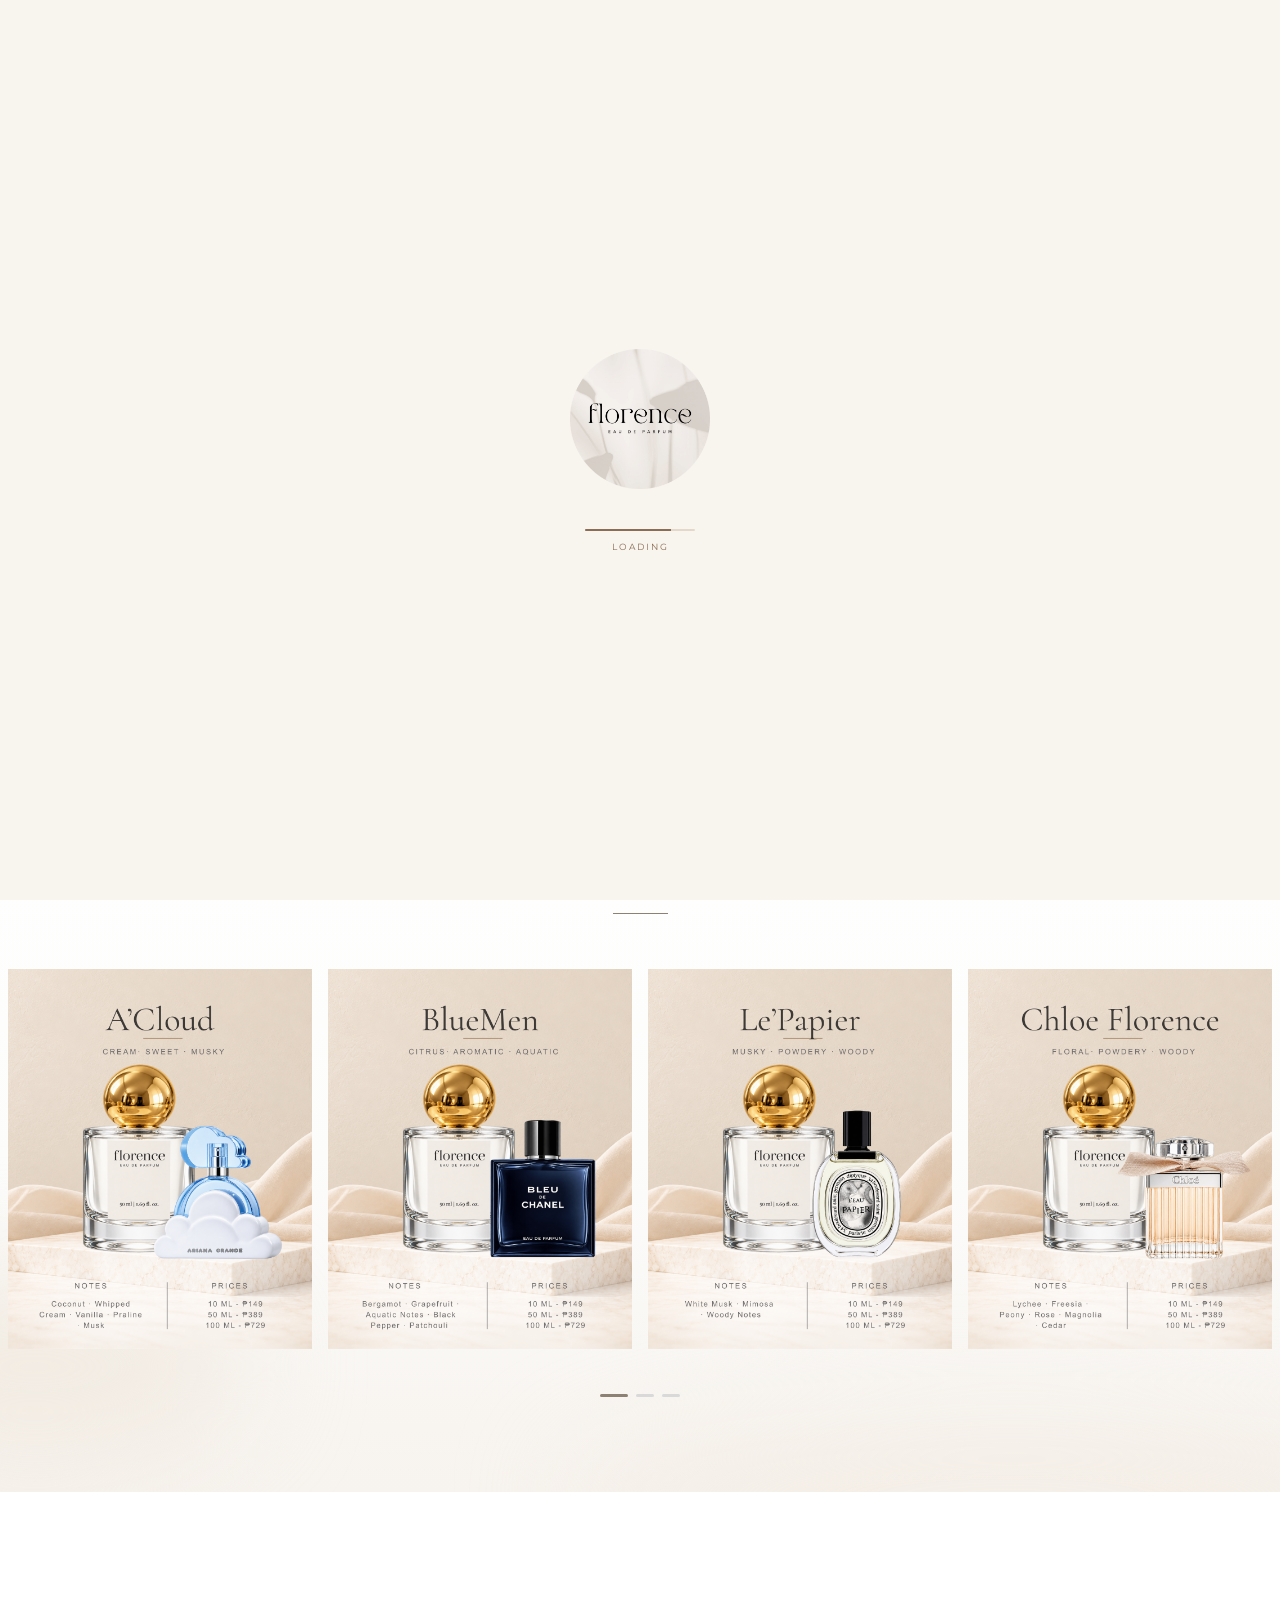
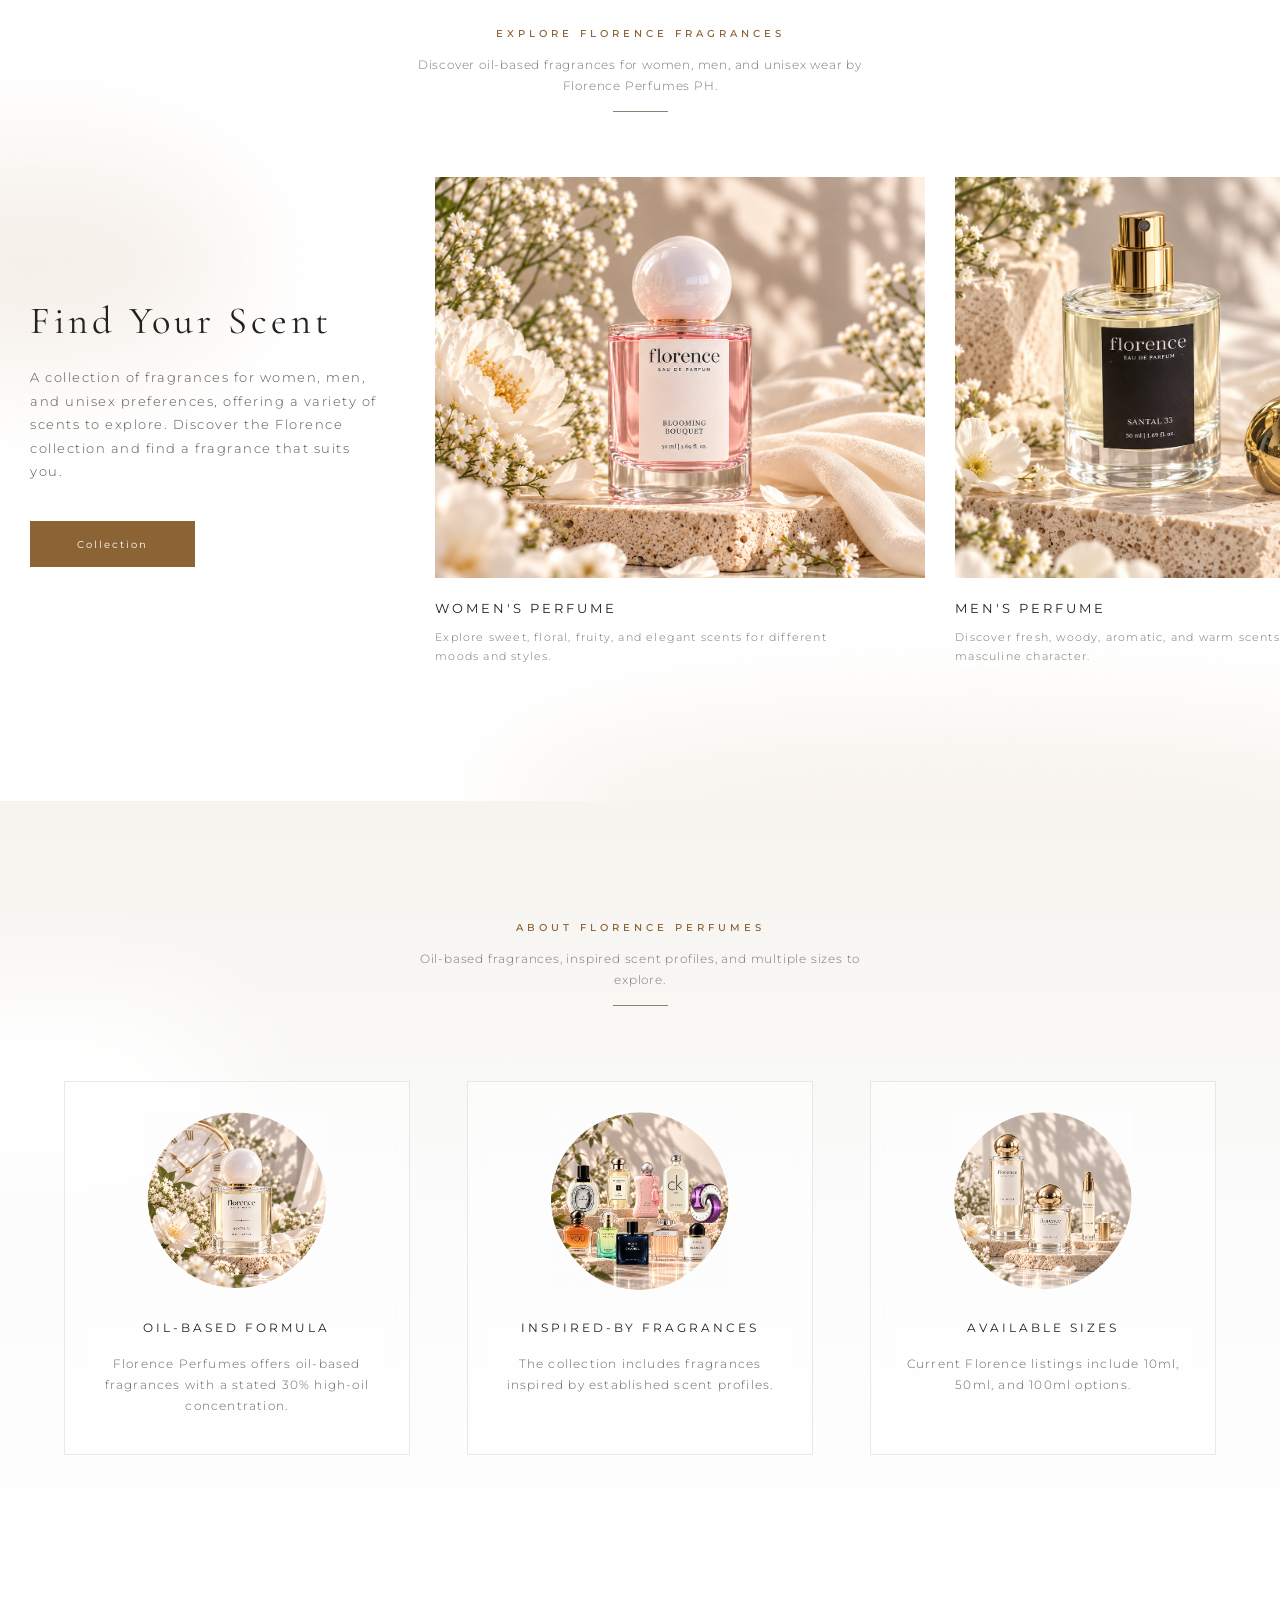
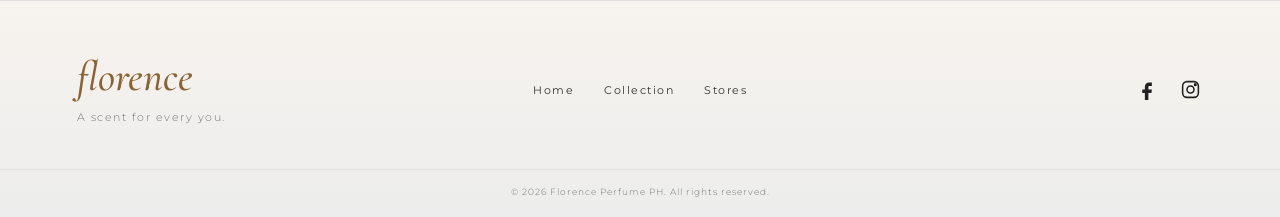
<file: index.html>
<!DOCTYPE html>

<html lang="en">

<head>

    <meta charset="UTF-8">

    <meta name="viewport" content="width=device-width, initial-scale=1.0">

    <title>Florence Perfume PH</title>


    <!-- Google Fonts -->

    <link rel="preconnect" href="https://fonts.googleapis.com">

    <link rel="preconnect" href="https://fonts.gstatic.com" crossorigin>

    <link
        href="https://fonts.googleapis.com/css2?family=Cormorant+Garamond:wght@400;500&family=Montserrat:wght@300;400;500&display=swap"
        rel="stylesheet"
    >

    <!-- Main CSS -->

    <link rel="stylesheet" href="CSS/navigation.css">

    <link rel="stylesheet" href="CSS/footer.css">

    <link rel="stylesheet" href="CSS/style.css">


</head>

    <body>

        <!-- SPLASH SCREEN -->
        <div id="splash-screen">
            <div class="splash-content">

                <img src="images/logo.png" alt="Florence Perfumes PH Logo">

                <div class="loading-bar">
                    <div class="loading-progress"></div>
                </div>

                <p class="loading-text">LOADING</p>

            </div>
        </div>

        <!-- NAVIGATION BAR -->
        <!-- Contains the search, logo, social media, and main navigation. -->

        <header class="navbar">

            <div class="nav-top">

                
                <!-- SEARCH -->

                <button
                    class="nav-search"
                    id="searchButton"
                    aria-label="Search"
                    type="button"
                >

                    <svg viewBox="0 0 24 24" aria-hidden="true">

                        <circle cx="10.5" cy="10.5" r="6.5"></circle>

                        <line x1="15.5" y1="15.5" x2="21" y2="21"></line>

                    </svg>

                </button>

                <div class="search-box" id="searchBox">

                    <input
                        type="text"
                        id="searchInput"
                        placeholder="Search fragrances..."
                        autocomplete="off"
                    >

                </div>


                <!-- LOGO -->

                <div class="logo">

                    florence

                </div>


                <!-- SOCIAL MEDIA -->

                <!-- FACEBOOK -->
                <div class="nav-socials">

                    <a
                        href="https://www.facebook.com/share/1DfZagzYTm/?mibextid=wwXIfr"
                        aria-label="Facebook"
                        target="_blank"
                        rel="noopener noreferrer"
                    >

                        <svg viewBox="0 0 24 24">

                            <path
                                d="M14 8h3V4h-3c-3.3 0-5 2-5 5v3H6v4h3v8h4v-8h3.5l.5-4H13V9c0-.7.3-1 1-1z"
                            ></path>

                        </svg>

                    </a>

                <!-- INSTAGRAM -->
                    <a
                        href="https://www.instagram.com/florenceperfumes.ph?stkn=b3QwMWhmd2N6M2Qy"
                        aria-label="Instagram"
                        target="_blank"
                        rel="noopener noreferrer"
                    >

                        <svg viewBox="0 0 24 24">

                            <rect
                                x="3"
                                y="3"
                                width="18"
                                height="18"
                                rx="5"
                                ry="5"
                            ></rect>

                            <circle
                                cx="12"
                                cy="12"
                                r="4"
                            ></circle>

                            <circle
                                cx="17.5"
                                cy="6.5"
                                r="1"
                            ></circle>

                        </svg>

                    </a>

                </div>

            </div>


            <!-- NAVIGATION LINKS -->

            <nav class="nav-menu">

                <a href="index.html" class="nav-link active">

                    Home

                </a>


                <a href="collection.html" class="nav-link">

                    Collection

                </a>


                <a href="delivery.html" class="nav-link">

                    Stores

                </a>

            </nav>

        </header>





        <!-- HOME CONTENT -->

        <main>

            <section class="hero">

                <!-- HERO IMAGE -->
                <!-- Displays the main Florence Perfume banner. -->

                <img
                    src="images/hero/hero-banner.png"
                    alt="Florence Perfume"
                    class="hero-image"
                >

            </section>





            <!-- BEST SELLER -->

            <section class="best-seller section">

                <!-- TITLE -->

                <div class="section-title best-seller-title">

                    <p class="section-eyebrow">

                        FEATURED FLORENCE SCENTS

                    </p>

                <!-- DESCRIPTION -->                
                    <p class="section-subtitle">

                        Explore selected fragrances from Florence Perfumes PH.

                    </p>

                    <div class="title-line"></div>

                </div>


                <!-- CAROUSEL -->

                <div class="best-seller-carousel">

                    <div class="best-seller-viewport">

                        <div
                            class="best-seller-track"
                            id="bestSellerTrack"
                        >

                            <!-- 01 -->

                            <div class="best-seller-item">

                                <img
                                    src="images/best-seller/A'Cloud.png"
                                    alt="A Cloud"
                                >

                            </div>

                            <!-- 02 -->

                            <div class="best-seller-item">

                                <img
                                    src="images/best-seller/BlueMen.png"
                                    alt="Blue Men"
                                >

                            </div>

                            <!-- 03 -->

                            <div class="best-seller-item">

                                <img
                                    src="images/best-seller/LePapier.png"
                                    alt="Le Papier"
                                >

                            </div>

                            <!-- 04 -->

                            <div class="best-seller-item">

                                <img
                                    src="images/best-seller/ChloeFlorence.png"
                                    alt="ChloeFlorence"
                                >

                            </div>

                            <!-- 05 -->

                            <div class="best-seller-item">

                                <img
                                    src="images/best-seller/WoodSages.png"
                                    alt="Wood Sages"
                                >

                            </div>

                            <!-- 06 -->

                            <div class="best-seller-item">

                                <img
                                    src="images/best-seller/VeryGoodGirlDay.png"
                                    alt="Very Good Girl Day"
                                >

                            </div>

                        </div>

                    </div>

                </div>


                <!-- CAROUSEL INDICATORS -->

                <div
                    class="carousel-dots"
                    id="bestSellerDots"
                >

                    <span class="dot active"></span>

                    <span class="dot"></span>

                    <span class="dot"></span>

                </div>

            </section>





            <!-- COLLECTION -->

            <section
                class="collection section"
                id="collection"
            >

                <!-- TITLE -->

                <div class="section-title collection-title">

                    <p class="section-eyebrow">

                        EXPLORE FLORENCE FRAGRANCES

                    </p>

                <!-- DESCRIPTION -->
                    <p class="section-subtitle">

                        Discover oil-based fragrances for women, men, and unisex wear by Florence Perfumes PH.

                    </p>

                    <div class="title-line"></div>

                </div>


                <!-- CONTENT -->

                <div class="collection-layout">

                    <!-- LEFT: INTRODUCTION -->

                    <div class="collection-introduction">

                        <h3>

                            Find Your Scent

                        </h3>

                        <p>

                            A collection of fragrances for women, men, and unisex preferences,
                            offering a variety of scents to explore. Discover the Florence
                            collection and find a fragrance that suits you.

                        </p>

                        <a
                            href="collection.html"
                            class="discover-button"
                        >

                            Collection

                        </a>

                    </div>


                    <!-- RIGHT: COLLECTION CAROUSEL -->

                    <div class="collection-carousel">

                        <div class="collection-viewport">

                            <div
                                class="collection-track"
                                id="collectionTrack"
                            >

                                <!-- WOMEN -->

                                <article class="collection-card">

                                    <img
                                        src="images/collection/collection-women.png"
                                        alt="Women's Perfume"
                                    >

                                    <h4>

                                        WOMEN'S PERFUME

                                    </h4>

                                    <p>

                                        Explore sweet, floral, fruity, and elegant
                                        scents for different moods and styles.

                                    </p>

                                </article>

                                <!-- MEN -->

                                <article class="collection-card">

                                    <img
                                        src="images/collection/collection-men.png"
                                        alt="Men's Perfume"
                                    >

                                    <h4>

                                        MEN'S PERFUME

                                    </h4>

                                    <p>

                                        Discover fresh, woody, aromatic, and warm
                                        scents with a more masculine character.

                                    </p>

                                </article>

                                <!-- UNISEX -->

                                <article class="collection-card">

                                    <img
                                        src="images/collection/collection-unisex.png"
                                        alt="Unisex Perfume"
                                    >

                                    <h4>

                                        UNISEX PERFUME

                                    </h4>

                                    <p>

                                        Enjoy fresh, clean, sweet, and woody scents
                                        that can be worn by both women and men.

                                    </p>

                                </article>

                            </div>

                        </div>

                    </div>

                </div>

            </section>





            <!-- ABOUT FRAGRANCE -->

            <section class="more-than-fragrance section">


                <!-- TITLE -->

                <div class="section-title fragrance-title">

                    <p class="section-eyebrow">

                        ABOUT FLORENCE PERFUMES

                    </p>

                <!-- DESCRIPTION -->

                    <p class="section-subtitle">

                        Oil-based fragrances, inspired scent profiles, and multiple sizes to explore.

                    </p>

                    <div class="title-line"></div>

                </div>

                <div class="features-container">

                    <!-- LEFT COLUMN -->

                    <div class="features-left">

                        <!-- FEATURE 1 -->

                        <article class="feature">

                            <div class="feature-image">

                                <img
                                    src="images/features/high-oil-concentration.png"
                                    alt="High Oil Concentration"
                                >

                            </div>

                            <h3>OIL-BASED FORMULA</h3>

                            <p>

                                Florence Perfumes offers oil-based fragrances with a stated 30% high-oil concentration.

                            </p>

                        </article>


                        <!-- FEATURE 2 -->

                        <article class="feature">

                            <div class="feature-image">

                                <img
                                    src="images/features/long-lasting-fragrance.png"
                                    alt="Inspired Fragrances"
                                >

                            </div>

                            <h3>INSPIRED-BY FRAGRANCES</h3>

                            <p>

                                The collection includes fragrances inspired by established scent profiles.

                            </p>

                        </article>

                    </div>


                    <!-- RIGHT COLUMN -->

                    <article class="feature feature-large">

                        <div class="feature-image">

                            <img
                                src="images/features/premium-glass-bottles.png"
                                alt="Available Sizes"
                            >

                        </div>

                        <h3>AVAILABLE SIZES</h3>

                        <p>

                            Current Florence listings include 10ml, 50ml, and 100ml options.

                        </p>

                    </article>

                </div>

            </section>

        </main>





        <!-- FOOTER -->

        <footer class="footer">

            <div class="footer-container">

                <!-- BRAND -->

                <div class="footer-brand">

                    <div class="footer-logo">

                        florence

                    </div>

                    <p class="footer-tagline">

                        A scent for every you.

                    </p>

                </div>


                <!-- FOOTER NAVIGATION -->

                <nav class="footer-nav">

                    <a href="index.html">

                        Home

                    </a>

                    <a href="collection.html">

                        Collection

                    </a>

                    <a href="delivery.html">

                        Stores

                    </a>

                </nav>


                <!-- SOCIAL MEDIA -->

                <div class="footer-socials">

                <!-- FACEBOOK -->

                    <a
                        href="https://www.facebook.com/share/1DfZagzYTm/?mibextid=wwXIfr"
                        aria-label="Facebook"
                    >

                        <svg viewBox="0 0 24 24">

                            <path
                                d="M14 8h3V4h-3c-3.3 0-5 2-5 5v3H6v4h3v8h4v-8h3.5l.5-4H13V9c0-.7.3-1 1-1z"
                                fill="currentColor"
                            />

                        </svg>

                    </a>


                <!-- INSTAGRAM -->

                    <a
                        href="https://www.instagram.com/florenceperfumes.ph?stkn=b3QwMWhmd2N6M2Qy"
                        aria-label="Instagram"
                    >

                        <svg viewBox="0 0 24 24">

                            <rect
                                x="3"
                                y="3"
                                width="18"
                                height="18"
                                rx="5"
                                fill="none"
                                stroke="currentColor"
                                stroke-width="1.8"
                            />

                            <circle
                                cx="12"
                                cy="12"
                                r="4"
                                fill="none"
                                stroke="currentColor"
                                stroke-width="1.8"
                            />

                            <circle
                                cx="17.5"
                                cy="6.5"
                                r="1"
                                fill="currentColor"
                            />

                        </svg>

                    </a>

                </div>

            </div>


            <!-- COPYRIGHT -->

            <div class="footer-bottom">

                <p>

                    © 2026 Florence Perfume PH. All rights reserved.

                </p>

            </div>

        </footer>



        <script src="js/main.js"></script>

    </body>

</html>
</file>
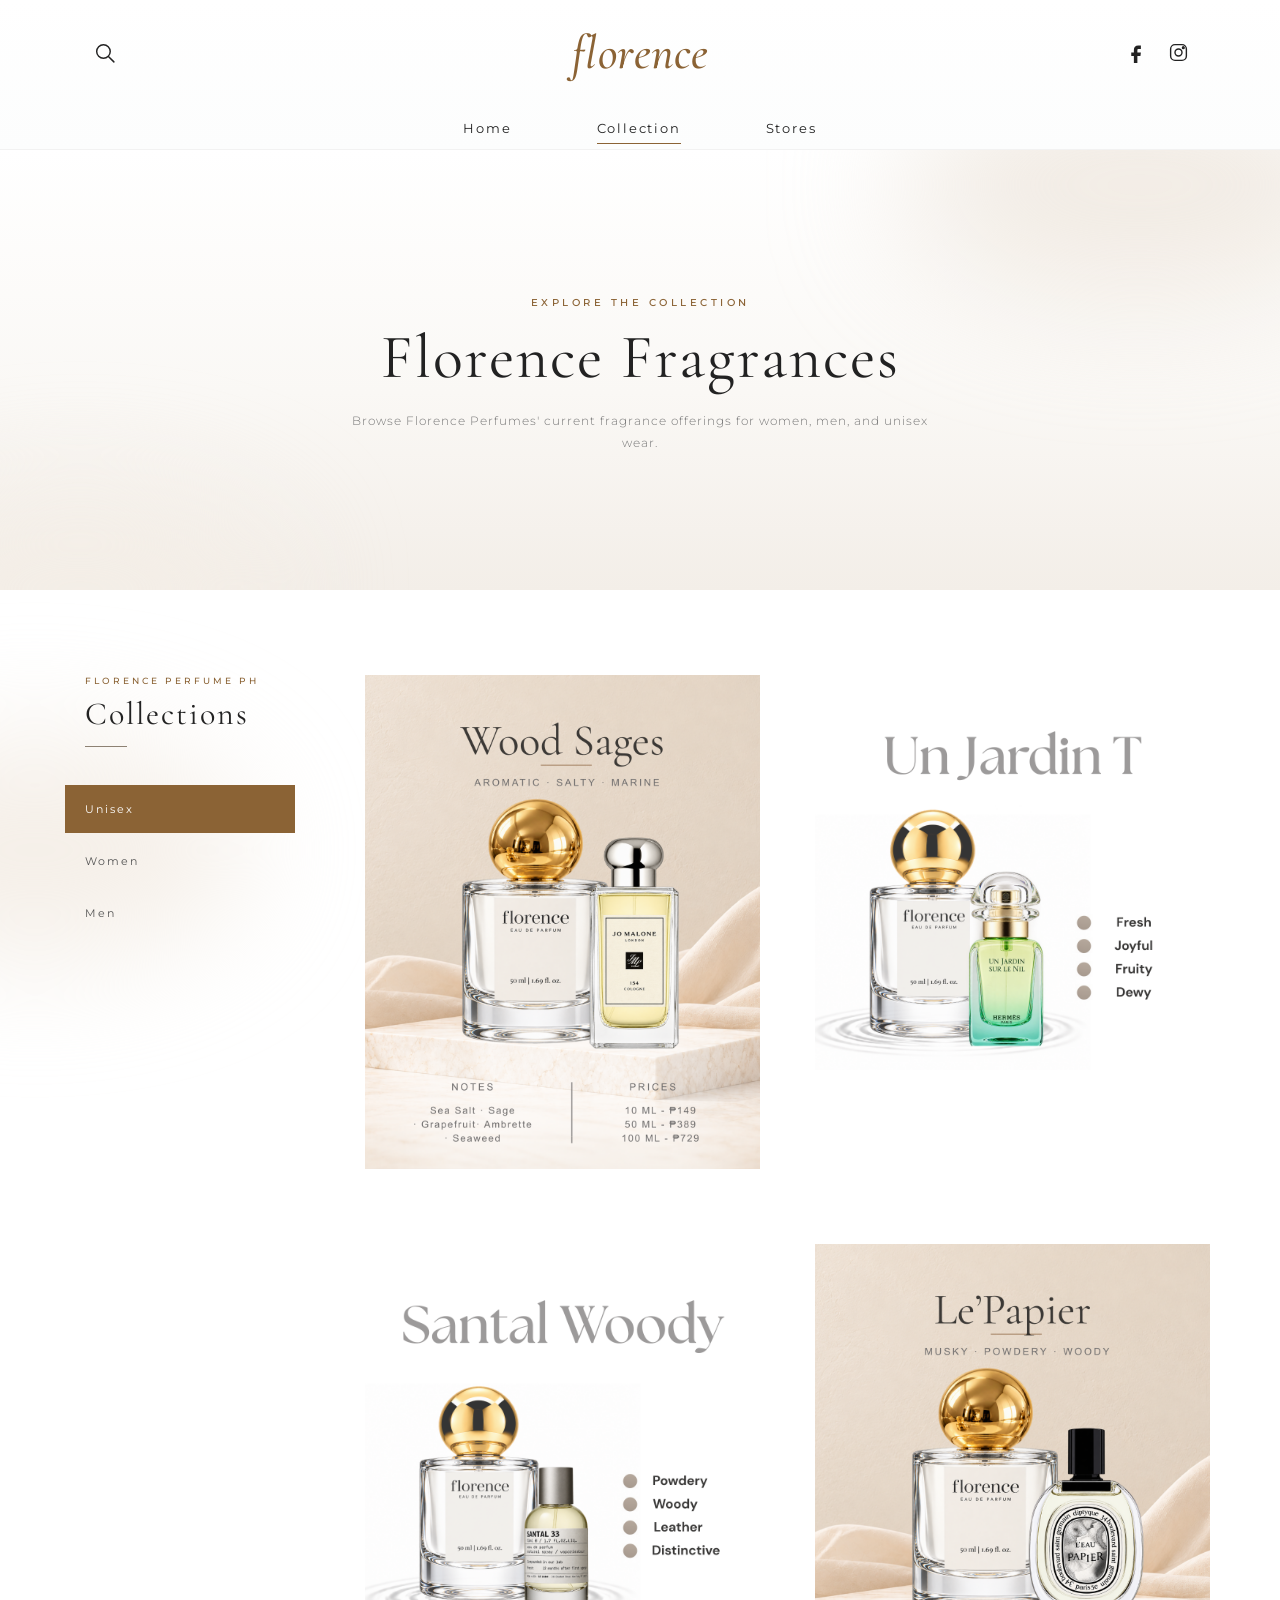
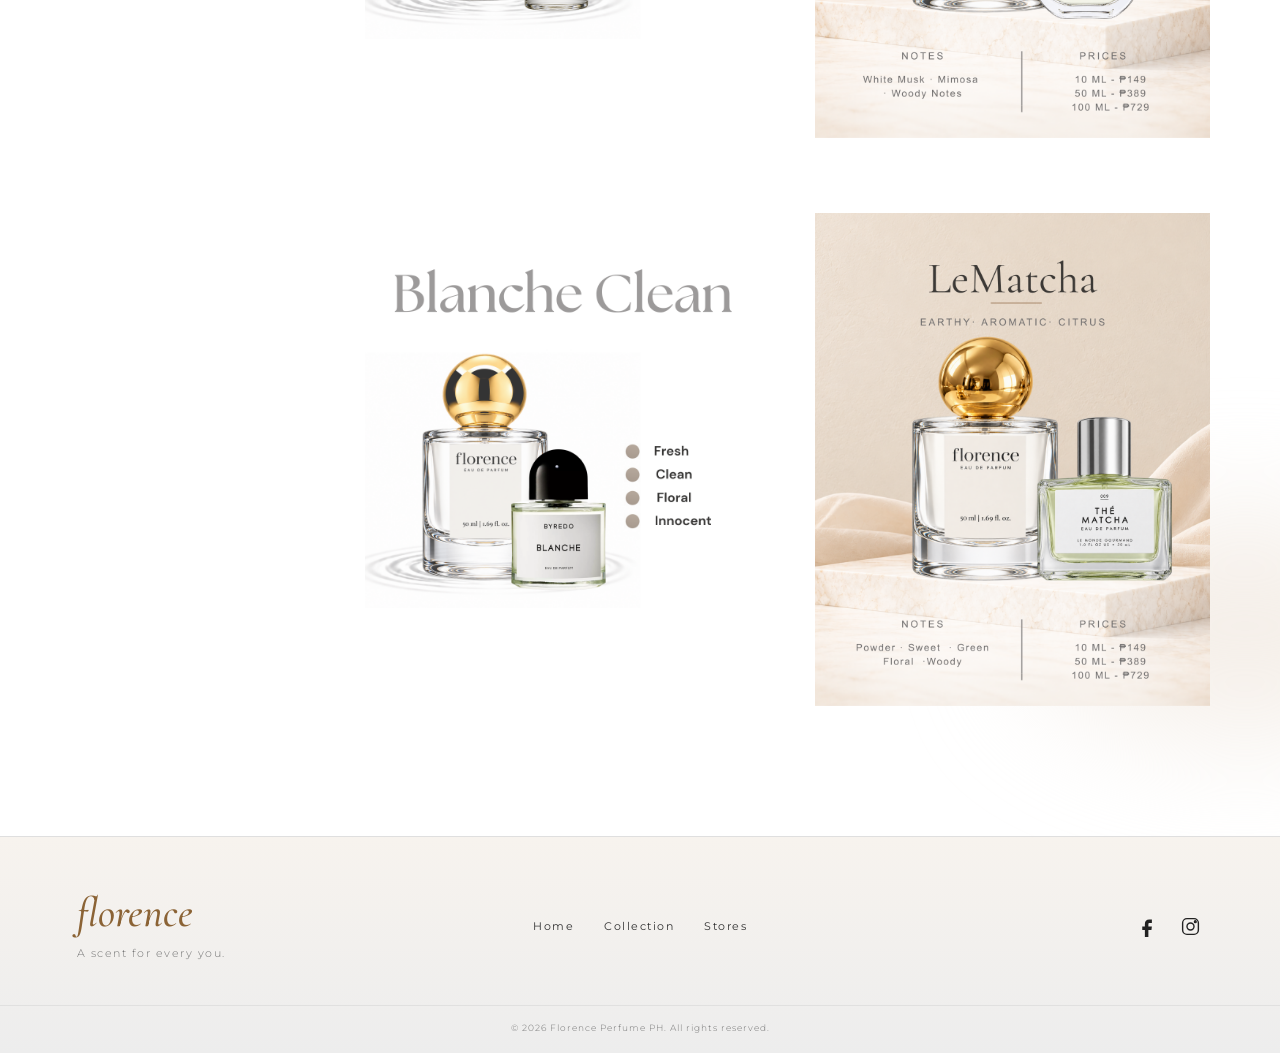
<file: collection.html>
<!DOCTYPE html>

<html lang="en">

<head>

    <meta charset="UTF-8">

    <meta name="viewport" content="width=device-width, initial-scale=1.0">

    <title>Florence | Collections</title>


    <!-- SHARED STYLES -->

    <link rel="stylesheet" href="CSS/navigation.css">

    <link rel="stylesheet" href="CSS/footer.css">


    <!-- COLLECTION PAGE -->

    <link rel="stylesheet" href="CSS/collection.css">


    <!-- GOOGLE FONTS -->

    <link rel="preconnect" href="https://fonts.googleapis.com">

    <link rel="preconnect" href="https://fonts.gstatic.com" crossorigin>

    <link
        href="https://fonts.googleapis.com/css2?family=Cormorant+Garamond:wght@400;500&family=Montserrat:wght@300;400;500&display=swap"
        rel="stylesheet"
    >

</head>

    <body>

        <!-- NAVIGATION BAR -->

        <header class="navbar">

            <div class="nav-top">

                <!-- SEARCH -->

                <button
                    class="nav-search"
                    id="searchButton"
                    aria-label="Search"
                    type="button"
                >

                    <svg viewBox="0 0 24 24">

                        <circle
                            cx="11"
                            cy="11"
                            r="6.5"
                        ></circle>

                        <line
                            x1="16"
                            y1="16"
                            x2="21"
                            y2="21"
                        ></line>

                    </svg>

                </button>


                <!-- SEARCH BOX -->

                <div class="search-box" id="searchBox">

                    <input
                        type="text"
                        id="searchInput"
                        placeholder="Search fragrances..."
                        autocomplete="off"
                    >

                </div>


                <!-- LOGO -->

                <div class="logo">

                    florence

                </div>


                <!-- SOCIAL MEDIA -->

                <div class="nav-socials">

                    <!-- FACEBOOK -->

                    <a
                        href="https://www.facebook.com/share/1DfZagzYTm/?mibextid=wwXIfr"
                        aria-label="Facebook"
                        target="_blank"
                        rel="noopener noreferrer"
                    >

                        <svg viewBox="0 0 24 24">

                            <path
                                d="M14 8h3V4h-3c-3.3 0-5 2-5 5v3H6v4h3v8h4v-8h3.5l.5-4H13V9c0-.7.3-1 1-1z"
                            ></path>

                        </svg>

                    </a>

                    <!-- INSTAGRAM -->

                    <a
                        href="https://www.instagram.com/florenceperfumes.ph?stkn=b3QwMWhmd2N6M2Qy"
                        aria-label="Instagram"
                        target="_blank"
                        rel="noopener noreferrer"
                    >

                        <svg viewBox="0 0 24 24">

                            <rect
                                x="3"
                                y="3"
                                width="18"
                                height="18"
                                rx="5"
                                ry="5"
                            ></rect>

                            <circle
                                cx="12"
                                cy="12"
                                r="4"
                            ></circle>

                            <circle
                                cx="17.5"
                                cy="6.5"
                                r="1"
                            ></circle>

                        </svg>

                    </a>


                </div>

            </div>


            <!-- NAVIGATION LINKS -->

            <nav class="nav-menu">

                <a
                    href="index.html"
                    class="nav-link"
                >

                    Home

                </a>

                <a
                    href="collection.html"
                    class="nav-link active"
                >

                    Collection

                </a>

                <a
                    href="delivery.html"
                    class="nav-link"
                >

                    Stores

                </a>

            </nav>

        </header>





        <!-- COLLECTION INTRODUCTION -->

        <section class="collection-intro">

            <p class="intro-eyebrow">

                EXPLORE THE COLLECTION

            </p>

            <h1>

                Florence Fragrances

            </h1>

            <p class="intro-description">

                Browse Florence Perfumes' current fragrance offerings
                for women, men, and unisex wear.

            </p>

            <div class="intro-line"></div>


        </section>





        <!-- COLLECTION PRODUCTS -->

        <main class="collection-page">

            <!-- SIDEBAR -->

            <aside class="collection-sidebar">

                <!-- TITLE -->

                <div class="collection-sidebar-title">


                    <p class="collection-eyebrow">

                        FLORENCE PERFUME PH

                    </p>

                    <h2>

                        Collections

                    </h2>

                    <div class="collection-line"></div>

                </div>


                <!-- CATEGORY BUTTONS -->

                <div class="category-list">

                    <button
                        class="category active"
                        data-category="unisex"
                        type="button"
                    >

                        Unisex

                    </button>

                    <button
                        class="category"
                        data-category="women"
                        type="button"
                    >

                        Women

                    </button>

                    <button
                        class="category"
                        data-category="men"
                        type="button"
                    >

                        Men

                    </button>

                </div>

            </aside>



            

            <!-- PRODUCTS -->

            <section class="products-section">

                <div
                    class="products-grid"
                    id="productsGrid"
                >


                    <!-- UNISEX PRODUCTS -->

                    <div
                        class="product-card"
                        data-category="unisex"
                    >

                        <img
                            src="images/collection/WoodSages.png"
                            alt="Wood Sages"
                        >

                    </div>


                    <div
                        class="product-card"
                        data-category="unisex"
                    >

                        <img
                            src="images/collection/UnJardinT.png"
                            alt="Un Jardin T"
                        >

                    </div>


                    <div
                        class="product-card"
                        data-category="unisex"
                    >

                        <img
                            src="images/collection/SantalWoody.png"
                            alt="Santal Woody"
                        >

                    </div>


                    <div
                        class="product-card"
                        data-category="unisex"
                    >

                        <img
                            src="images/collection/LePapier.png"
                            alt="Le Papier"
                        >

                    </div>


                    <div
                        class="product-card"
                        data-category="unisex"
                    >

                        <img
                            src="images/collection/BalanceClean.png"
                            alt="Balance Clean"
                        >

                    </div>


                    <div
                        class="product-card"
                        data-category="unisex"
                    >

                        <img
                            src="images/collection/LeMatcha.png"
                            alt="Le Matcha"
                        >

                    </div>


                    <!-- WOMEN PRODUCTS -->

                    <div
                        class="product-card"
                        data-category="women"
                    >

                        <img
                            src="images/collection/Delinna.png"
                            alt="Delinna"
                        >

                    </div>


                    <div
                        class="product-card"
                        data-category="women"
                    >

                        <img
                            src="images/collection/ACloud.png"
                            alt="A Cloud"
                        >

                    </div>


                    <div
                        class="product-card"
                        data-category="women"
                    >

                        <img
                            src="images/collection/ChloeFlorence.png"
                            alt="Chloe Florence"
                        >

                    </div>


                    <div
                        class="product-card"
                        data-category="women"
                    >

                        <img
                            src="images/collection/SakuraBlossom.png"
                            alt="Sakura Blossom"
                        >

                    </div>


                    <div
                        class="product-card"
                        data-category="women"
                    >

                        <img
                            src="images/collection/AmethystFlorence.png"
                            alt="Amethyst Florence"
                        >

                    </div>


                    <div
                        class="product-card"
                        data-category="women"
                    >

                        <img
                            src="images/collection/BloomingBouquet.png"
                            alt="BloomingBouquet"
                        >

                    </div>


                    <div
                        class="product-card"
                        data-category="women"
                    >

                        <img
                            src="images/collection/VeryGoodGirlDay.png"
                            alt="Very Good Girl Day"
                        >

                    </div>


                    <div
                        class="product-card"
                        data-category="women"
                    >

                        <img
                            src="images/collection/BacRouge.png"
                            alt="Bac Rouge"
                        >

                    </div>


                    <!-- MEN PRODUCTS -->

                    <div
                        class="product-card"
                        data-category="men"
                    >

                        <img
                            src="images/collection/CAvntus.png"
                            alt="C-Avntus"
                        >

                    </div>


                    <div
                        class="product-card"
                        data-category="men"
                    >

                        <img
                            src="images/collection/SavMen.png"
                            alt="SavMen"
                        >

                    </div>


                    <div
                        class="product-card"
                        data-category="men"
                    >

                        <img
                            src="images/collection/BlueMen.png"
                            alt="Blue Men"
                        >

                    </div>


                    <div
                        class="product-card"
                        data-category="men"
                    >

                        <img
                            src="images/collection/ErozMen.png"
                            alt="Eroz Men"
                        >

                    </div>


                    <div
                        class="product-card"
                        data-category="men"
                    >

                        <img
                            src="images/collection/CKmen.png"
                            alt="CK Men"
                        >

                    </div>


                    <div
                        class="product-card"
                        data-category="men"
                    >

                        <img
                            src="images/collection/StrongWithYou.png"
                            alt="Strong With You"
                        >

                    </div>

                </div>

            </section>

        </main>





        <!-- FOOTER -->

        <footer class="footer">

            <div class="footer-container">

                <!-- FOOTER BRAND -->

                <div class="footer-brand">


                    <div class="footer-logo">

                        florence

                    </div>


                    <p class="footer-tagline">

                        A scent for every you.

                    </p>


                </div>


                <!-- FOOTER NAVIGATION -->

                <nav class="footer-nav">

                    <a href="index.html">

                        Home

                    </a>

                    <a href="collection.html">

                        Collection

                    </a>

                    <a href="delivery.html">

                        Stores

                    </a>

                </nav>


                <!-- FOOTER SOCIAL MEDIA -->

                <div class="footer-socials">

                    <!-- FACEBOOK -->

                    <a
                        href="https://www.facebook.com/share/1DfZagzYTm/?mibextid=wwXIfr"
                        aria-label="Facebook"
                    >

                        <svg viewBox="0 0 24 24">

                            <path
                                d="M14 8h3V4h-3c-3.3 0-5 2-5 5v3H6v4h3v8h4v-8h3.5l.5-4H13V9c0-.7.3-1 1-1z"
                            ></path>

                        </svg>

                    </a>


                    <!-- INSTAGRAM -->

                    <a
                        href="https://www.instagram.com/florenceperfumes.ph?stkn=b3QwMWhmd2N6M2Qy"
                        aria-label="Instagram"
                    >

                        <svg viewBox="0 0 24 24">

                            <rect
                                x="3"
                                y="3"
                                width="18"
                                height="18"
                                rx="5"
                                ry="5"
                            ></rect>

                            <circle
                                cx="12"
                                cy="12"
                                r="4"
                            ></circle>

                            <circle
                                cx="17.5"
                                cy="6.5"
                                r="1"
                            ></circle>

                        </svg>

                    </a>

                </div>

            </div>

            <!-- COPYRIGHT -->

            <div class="footer-bottom">

                <p>

                    © 2026 Florence Perfume PH. All rights reserved.

                </p>

            </div>


        </footer>


        <script src="js/main.js"></script>

        <script src="js/collection.js"></script>


    </body>

</html>
</file>
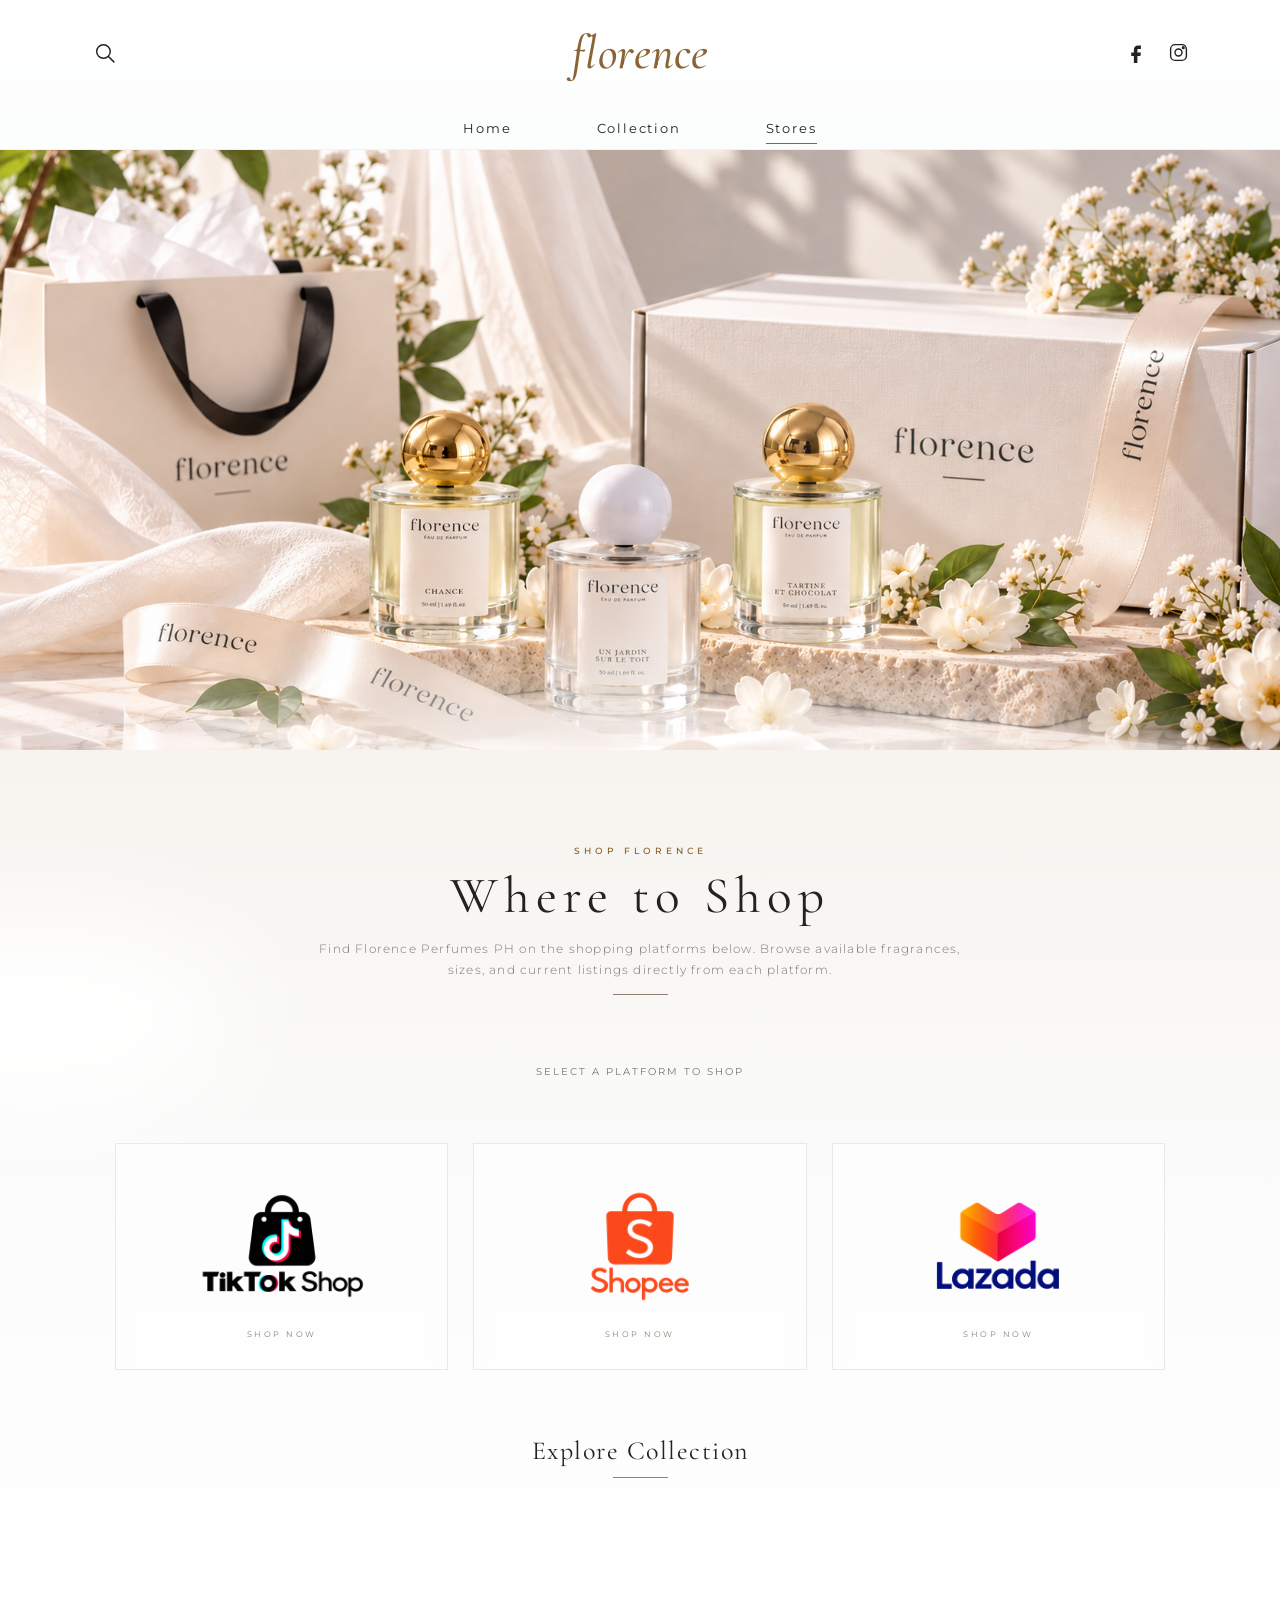
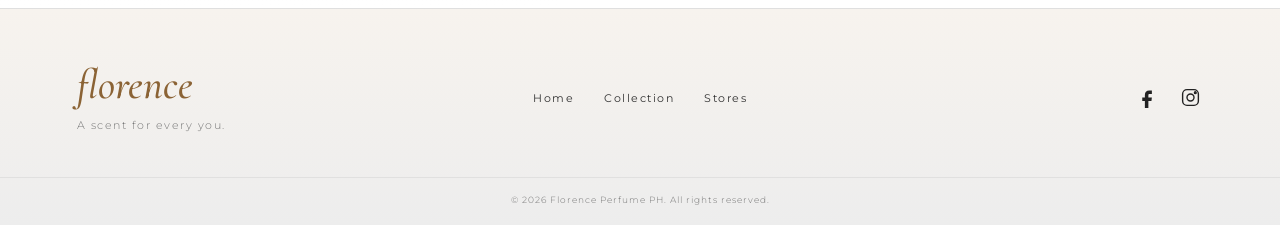
<file: delivery.html>
<!DOCTYPE html>

<html lang="en">

<head>

    <meta charset="UTF-8">

    <meta
        name="viewport"
        content="width=device-width, initial-scale=1.0"
    >

    <title>Florence | Stores</title>


    <!-- GOOGLE FONTS -->

    <link rel="preconnect" href="https://fonts.googleapis.com">

    <link
        rel="preconnect"
        href="https://fonts.gstatic.com"
        crossorigin
    >

    <link
        href="https://fonts.googleapis.com/css2?family=Cormorant+Garamond:wght@400;500&family=Montserrat:wght@300;400;500&display=swap"
        rel="stylesheet"
    >


    <!-- SHARED CSS -->

    <link rel="stylesheet" href="CSS/navigation.css">

    <link rel="stylesheet" href="CSS/footer.css">


    <!-- STORES PAGE CSS -->

    <link rel="stylesheet" href="CSS/delivery.css">

</head>

    <body>


        <!-- NAVIGATION BAR -->

        <header class="navbar">

            <div class="nav-top">

                <!-- SEARCH -->

                <button
                    class="nav-search"
                    id="searchButton"
                    aria-label="Search"
                    type="button"
                >

                    <svg viewBox="0 0 24 24">

                        <circle
                            cx="11"
                            cy="11"
                            r="6.5"
                        ></circle>

                        <line
                            x1="16"
                            y1="16"
                            x2="21"
                            y2="21"
                        ></line>

                    </svg>

                </button>


                <!-- SEARCH BOX -->

                <div
                    class="search-box"
                    id="searchBox"
                >

                    <input
                        type="text"
                        id="searchInput"
                        placeholder="Search fragrances..."
                        autocomplete="off"
                    >

                </div>


                <!-- LOGO -->

                <div class="logo">

                    florence

                </div>


                <!-- SOCIAL MEDIA -->

                <div class="nav-socials">

                    <!-- FACEBOOK -->

                    <a
                        href="https://www.facebook.com/share/1DfZagzYTm/?mibextid=wwXIfr"
                        aria-label="Facebook"
                        target="_blank"
                        rel="noopener noreferrer"
                    >

                        <svg viewBox="0 0 24 24">

                            <path
                                d="M14 8h3V4h-3c-3.3 0-5 2-5 5v3H6v4h3v8h4v-8h3.5l.5-4H13V9c0-.7.3-1 1-1z"
                            ></path>

                        </svg>

                    </a>

                    <!-- INSTAGRAM -->

                    <a
                        href="https://www.instagram.com/florenceperfumes.ph?stkn=b3QwMWhmd2N6M2Qy"
                        aria-label="Instagram"
                        target="_blank"
                        rel="noopener noreferrer"
                    >

                        <svg viewBox="0 0 24 24">

                            <rect
                                x="3"
                                y="3"
                                width="18"
                                height="18"
                                rx="5"
                                ry="5"
                            ></rect>

                            <circle
                                cx="12"
                                cy="12"
                                r="4"
                            ></circle>

                            <circle
                                cx="17.5"
                                cy="6.5"
                                r="1"
                            ></circle>

                        </svg>

                    </a>

                </div>

            </div>


            <!-- NAVIGATION LINKS -->

            <nav class="nav-menu">

                <!-- HOME -->

                <a
                    href="index.html"
                    class="nav-link"
                >

                    Home

                </a>

                <!-- COLLECTION -->

                <a
                    href="collection.html"
                    class="nav-link"
                >

                    Collection

                </a>

                <!-- STORES -->

                <a
                    href="delivery.html"
                    class="nav-link active"
                >

                    Stores

                </a>

            </nav>

        </header>





        <!-- STORES CONTENT -->

        <main>

            <!-- HERO -->

            <section class="delivery-hero">

                <img
                    src="images/delivery/delivery-banner.png"
                    alt="Florence Perfume"
                    class="delivery-hero-image"
                >

            </section>


            <!-- SHOP SECTION -->

            <section class="checkout-section">


                <!-- TITLE -->

                <div class="delivery-section-title">

                    <p class="section-eyebrow">

                        SHOP FLORENCE

                    </p>

                    <h2>

                        Where to Shop

                    </h2>

                    <p class="section-subtitle">

                        Find Florence Perfumes PH on the shopping platforms below.
                        Browse available fragrances, sizes, and current listings
                        directly from each platform.

                    </p>

                    <div class="title-line"></div>

                </div>

                <p class="shop-cta">

                    SELECT A PLATFORM TO SHOP

                </p>


                <!-- SHOPPING PLATFORMS -->

                <div class="shopping-platforms">

                    <!-- TIKTOK SHOP -->

                    <a
                        href="https://vt.tiktok.com/ZSb5kRHgw/?page=TikTokShop"
                        class="shopping-platform"
                        aria-label="TikTok Shop"
                        target="_blank"
                        rel="noopener noreferrer"
                    >

                        <div class="platform-image">

                            <img
                                src="images/delivery/tiktok-shop.png"
                                alt="TikTok Shop"
                            >

                        </div>

                        <p>

                            SHOP NOW

                        </p>

                    </a>


                    <!-- SHOPEE -->

                    <a
                        href="https://ph.shp.ee/uniaGDg9"
                        class="shopping-platform"
                        aria-label="Shopee"
                        target="_blank"
                        rel="noopener noreferrer"
                    >

                        <div class="platform-image">

                            <img
                                src="images/delivery/shopee.png"
                                alt="Shopee"
                            >

                        </div>


                        <p>

                            SHOP NOW

                        </p>

                    </a>


                    <!-- LAZADA -->

                    <a
                        href="https://s.lazada.com.ph/s.Z7od1r"
                        class="shopping-platform"
                        aria-label="Lazada"
                        target="_blank"
                        rel="noopener noreferrer"
                    >

                        <div class="platform-image">

                            <img
                                src="images/delivery/lazada.png"
                                alt="Lazada"
                            >

                        </div>


                        <p>

                            SHOP NOW

                        </p>

                    </a>

                </div>


                <!-- BACK TO COLLECTION -->

                <a
                    href="collection.html"
                    class="back-to-collection"
                >

                    <span>

                        Explore Collection

                    </span>

                    <div class="back-line"></div>

                </a>

            </section>

        </main>





        <!-- FOOTER -->

        <footer class="footer">

            <div class="footer-container">

                <!-- FOOTER BRAND -->

                <div class="footer-brand">


                    <div class="footer-logo">

                        florence

                    </div>

                    <p class="footer-tagline">

                        A scent for every you.

                    </p>

                </div>


                <!-- FOOTER NAVIGATION -->

                <nav class="footer-nav">


                    <a href="index.html">

                        Home

                    </a>

                    <a href="collection.html">

                        Collection

                    </a>

                    <a href="delivery.html">

                        Stores

                    </a>

                </nav>


                <!-- FOOTER SOCIAL MEDIA -->

                <div class="footer-socials">

                    <!-- FACEBOOK -->

                    <a
                        href="https://www.facebook.com/share/1DfZagzYTm/?mibextid=wwXIfr"
                        aria-label="Facebook"
                        target="_blank"
                        rel="noopener noreferrer"
                    >

                        <svg viewBox="0 0 24 24">

                            <path
                                d="M14 8h3V4h-3c-3.3 0-5 2-5 5v3H6v4h3v8h4v-8h3.5l.5-4H13V9c0-.7.3-1 1-1z"
                            ></path>

                        </svg>

                    </a>

                    <!-- INSTAGRAM -->

                    <a
                        href="https://www.instagram.com/florenceperfumes.ph?stkn=b3QwMWhmd2N6M2Qy"
                        aria-label="Instagram"
                        target="_blank"
                        rel="noopener noreferrer"
                    >

                        <svg viewBox="0 0 24 24">

                            <rect
                                x="3"
                                y="3"
                                width="18"
                                height="18"
                                rx="5"
                                ry="5"
                            ></rect>

                            <circle
                                cx="12"
                                cy="12"
                                r="4"
                            ></circle>

                            <circle
                                cx="17.5"
                                cy="6.5"
                                r="1"
                            ></circle>

                        </svg>

                    </a>

                </div>

            </div>


            <!-- COPYRIGHT -->

            <div class="footer-bottom">

                <p>

                    © 2026 Florence Perfume PH. All rights reserved.

                </p>

            </div>

        </footer>


        <script src="js/main.js"></script>

    </body>

</html>
</file>
<file: CSS/navigation.css>
/* FLORENCE PERFUME PH */

/* NAVIGATION */


/* NAVBAR */

.navbar {

    width: 100%;

    height: 150px;

    background:
        linear-gradient(
            180deg,
            #FFFFFF 0%,
            #FCFDFD 100%
        );

    position: relative;

    z-index: 10;

    border-bottom: 1px solid rgba(180, 180, 180, 0.18);

}


/* TOP ROW */

.nav-top {

    position: relative;

    width: 100%;

    height: 105px;

    display: flex;

    align-items: center;

    justify-content: center;

}


/* LOGO */

.logo {

    font-family:
        "Cormorant Garamond",
        Georgia,
        serif;

    font-size: 48px;

    font-weight: 500;

    font-style: italic;

    letter-spacing: 0.5px;

    color: #8B6335;

    text-decoration: none;

    line-height: 1;

    transition:
        opacity 0.3s ease;

}


/* SEARCH */

.nav-search {

    position: absolute;

    left: 7%;

    top: 50%;

    transform: translateY(-50%);

    width: 30px;

    height: 30px;

    padding: 0;

    border: none;

    background: transparent;

    color: #222222;

    cursor: pointer;

    display: flex;

    align-items: center;

    justify-content: center;

    transition:
        opacity 0.25s ease,
        transform 0.25s ease;

}


.nav-search svg {

    width: 25px;

    height: 25px;

    fill: none;

    stroke: currentColor;

    stroke-width: 1.4;

    stroke-linecap: round;

}


.nav-search:hover {

    opacity: 0.55;

    transform:
        translateY(-50%)
        scale(1.05);

}


/* SEARCH BOX */

.search-box {

    position: absolute;

    left: calc(7% + 40px);

    top: 50%;

    transform: translateY(-50%);

    width: 290px;

    opacity: 0;

    visibility: hidden;

    transition:
        opacity 0.25s ease,
        visibility 0.25s ease;

}


.search-box.active {

    opacity: 1;

    visibility: visible;

}


.search-box input {

    width: 100%;

    padding: 8px 0;

    border: none;

    border-bottom: 1px solid #8B6335;

    background: transparent;

    font-family:
        "Montserrat",
        Arial,
        sans-serif;

    font-size: 13px;

    font-weight: 300;

    letter-spacing: 1px;

    color: #222222;

    outline: none;

}


.search-box input::placeholder {

    color: #999999;

}


/* SOCIAL MEDIA */

.nav-socials {

    position: absolute;

    right: 7%;

    top: 50%;

    transform: translateY(-50%);

    display: flex;

    align-items: center;

    gap: 18px;

}


.nav-socials a {

    width: 24px;

    height: 24px;

    display: flex;

    align-items: center;

    justify-content: center;

    color: #222222;

    text-decoration: none;

    transition:
        opacity 0.25s ease,
        transform 0.25s ease;

}


.nav-socials svg {

    width: 21px;

    height: 21px;

    fill: none;

    stroke: currentColor;

    stroke-width: 1.6;

    stroke-linecap: round;

}


/* FACEBOOK */

.nav-socials a:first-child svg {

    fill: currentColor;

    stroke: none;

}


.nav-socials a:hover {

    opacity: 0.5;

    transform:
        translateY(-2px);

}


/* NAVIGATION MENU */

.nav-menu {

    width: 100%;

    height: 45px;

    display: flex;

    align-items: center;

    justify-content: center;

    gap: 85px;

}


/* NAVIGATION LINKS */

.nav-link {

    position: relative;

    font-family:
        "Montserrat",
        Arial,
        sans-serif;

    font-size: 13px;

    font-weight: 400;

    letter-spacing: 1.8px;

    color: #222222;

    text-decoration: none;

    padding: 8px 0;

    transition:
        opacity 0.25s ease,
        color 0.25s ease;

}


.nav-link:hover {

    opacity: 0.55;

}


/* ACTIVE LINK */

.nav-link.active::after {

    content: "";

    position: absolute;

    left: 0;

    bottom: 0;

    width: 100%;

    height: 1px;

    background-color: #8B6335;

}


/* TABLET */

@media (max-width: 900px) {

    .navbar {

        height: 140px;

        transition:
            height 0.25s ease;

    }


    .nav-top {

        height: 95px;

        transition:
            height 0.25s ease;

    }


    /* LOGO */

    .logo {

        font-size: 43px;

    }


    /* SEARCH ICON */

    .nav-search {

        left: 6%;

        width: 28px;

        height: 28px;

    }


    .nav-search svg {

        width: 23px;

        height: 23px;

    }


    /* SOCIAL MEDIA */

    .nav-socials {

        right: 6%;

        gap: 12px;

    }


    .nav-socials a {

        width: 23px;

        height: 23px;

    }


    .nav-socials svg {

        width: 20px;

        height: 20px;

    }


    /* SEARCH BOX */

    .search-box {

        left: 50%;

        top: 100px;

        transform: translateX(-50%);

        width: 300px;

        opacity: 0;

        visibility: hidden;

    }


    .search-box input {

        font-size: 11px;

    }


    /* MOVE SEARCH TO ITS OWN ROW */

    .nav-top:has(.search-box.active) {

        height: 135px;

    }


    .navbar:has(.search-box.active) {

        height: 180px;

    }


    /* NAVIGATION MENU */

    .nav-menu {

        height: 45px;

        gap: 50px;

        padding: 0 20px;

    }


    .nav-link {

        font-size: 12px;

        letter-spacing: 1.5px;

        white-space: nowrap;

    }

}


/* MOBILE */

@media (max-width: 600px) {

    .navbar {

        height: 125px;

        transition:
            height 0.25s ease;

    }


    .nav-top {

        height: 85px;

        transition:
            height 0.25s ease;

    }


    /* LOGO */

    .logo {

        font-size: 38px;

    }


    /* SEARCH ICON */

    .nav-search {

        left: 5%;

        width: 27px;

        height: 27px;

    }


    .nav-search svg {

        width: 22px;

        height: 22px;

    }


    /* SOCIAL MEDIA */

    .nav-socials {

        right: 5%;

        gap: 8px;

    }


    .nav-socials a {

        width: 22px;

        height: 22px;

    }


    .nav-socials svg {

        width: 19px;

        height: 19px;

    }


    /* SEARCH BOX */

    .search-box {

        position: absolute;

        left: 50%;

        top: 88px;

        transform: translateX(-50%);

        width: 82%;

        max-width: 300px;

        opacity: 0;

        visibility: hidden;

        transition:
            opacity 0.25s ease,
            visibility 0.25s ease;

    }


    .search-box.active {

        opacity: 1;

        visibility: visible;

    }


    .search-box input {

        width: 100%;

        padding: 6px 0;

        font-size: 10px;

        letter-spacing: 1px;

        text-align: left;

    }


    /* MOVE NAVIGATION DOWN WHEN SEARCH IS OPEN */

    .nav-top:has(.search-box.active) {

        height: 125px;

    }


    .navbar:has(.search-box.active) {

        height: 165px;

    }


    /* NAVIGATION MENU */

    .nav-menu {

        height: 40px;

        gap: 24px;

        padding: 0 20px;

    }


    .nav-link {

        font-size: 10px;

        letter-spacing: 1px;

        white-space: nowrap;

    }

}


/* VERY SMALL PHONES */

@media (max-width: 400px) {

    .navbar {

        height: 120px;

    }


    .nav-top {

        height: 82px;

    }


    /* LOGO */

    .logo {

        font-size: 34px;

    }


    /* SEARCH ICON */

    .nav-search {

        left: 4%;

        width: 25px;

        height: 25px;

    }


    .nav-search svg {

        width: 20px;

        height: 20px;

    }


    /* SOCIAL MEDIA */

    .nav-socials {

        right: 4%;

        gap: 6px;

    }


    .nav-socials a {

        width: 20px;

        height: 20px;

    }


    .nav-socials svg {

        width: 18px;

        height: 18px;

    }


    /* SEARCH BOX */

    .search-box {

        top: 85px;

        width: 80%;

        max-width: 270px;

    }


    .search-box input {

        font-size: 9px;

        padding: 5px 0;

    }


    /* MOVE NAVIGATION DOWN WHEN SEARCH IS OPEN */

    .nav-top:has(.search-box.active) {

        height: 118px;

    }


    .navbar:has(.search-box.active) {

        height: 156px;

    }


    /* NAVIGATION MENU */

    .nav-menu {

        height: 38px;

        gap: 17px;

        padding: 0 15px;

    }


    .nav-link {

        font-size: 9px;

        letter-spacing: 0.8px;

    }

}
</file>
<file: CSS/footer.css>
/* FOOTER */

.footer {

    position: relative;

    width: 100%;

    background:
        linear-gradient(
            180deg,
            #F7F3EE 0%,
            #EDEDED 100%
        );

    border-top: 1px solid rgba(180, 180, 180, 0.25);

    color: #222222;

}


/* MAIN FOOTER */

.footer-container {

    width: 100%;

    max-width: 1400px;

    margin: 0 auto;

    padding: 55px 6% 45px;

    display: grid;

    grid-template-columns:
        1fr 1fr 1fr;

    align-items: center;

}


/* BRAND */

.footer-brand {

    text-align: left;

}


.footer-logo {

    display: inline-block;

    font-family:
        "Cormorant Garamond",
        Georgia,
        serif;

    font-size: 42px;

    font-weight: 500;

    font-style: italic;

    color: #8b6335;

    text-decoration: none;

    line-height: 1;

    transition:
        opacity 0.25s ease;

}


.footer-tagline {

    margin: 12px 0 0;

    font-family:
        "Montserrat",
        Arial,
        sans-serif;

    font-size: 11px;

    font-weight: 300;

    letter-spacing: 1.5px;

    color: #777777;

}


/* FOOTER NAVIGATION */

.footer-nav {

    display: flex;

    justify-content: center;

    align-items: center;

    gap: 30px;

}


.footer-nav a {

    font-family:
        "Montserrat",
        Arial,
        sans-serif;

    font-size: 11px;

    font-weight: 400;

    letter-spacing: 1.5px;

    color: #333333;

    text-decoration: none;

    transition:
        opacity 0.25s ease;

}


.footer-nav a:hover {

    opacity: 0.5;

}


/* SOCIAL MEDIA */

.footer-socials {

    display: flex;

    justify-content: flex-end;

    align-items: center;

    gap: 18px;

}


.footer-socials a {

    width: 25px;

    height: 25px;

    display: flex;

    align-items: center;

    justify-content: center;

    color: #222222;

    text-decoration: none;

    transition:
        transform 0.25s ease,
        opacity 0.25s ease;

}


/* SOCIAL MEDIA ICONS */

.footer-socials svg {

    width: 21px;

    height: 21px;

    display: block;

}


/* FACEBOOK */

.footer-socials a[aria-label="Facebook"] svg {

    fill: currentColor;

    stroke: none;

}


/* INSTAGRAM */

.footer-socials a[aria-label="Instagram"] svg {

    fill: none;

    stroke: currentColor;

    stroke-width: 1.6;

    stroke-linecap: round;

}


/* SOCIAL MEDIA HOVER */

.footer-socials a:hover {

    opacity: 0.5;

    transform:
        translateY(-2px);

}


/* COPYRIGHT */

.footer-bottom {

    width: 100%;

    padding: 16px 6% 20px;

    border-top:
        1px solid rgba(180, 180, 180, 0.25);

    text-align: center;

}


.footer-bottom p {

    margin: 0;

    font-family:
        "Montserrat",
        Arial,
        sans-serif;

    font-size: 9px;

    font-weight: 300;

    letter-spacing: 1px;

    color: #777777;

}


/* TABLET */

@media (max-width: 900px) {

    .footer-container {

        grid-template-columns: 1fr;

        gap: 30px;

        text-align: center;

    }


    .footer-brand {

        text-align: center;

    }


    .footer-nav {

        gap: 25px;

    }


    .footer-socials {

        justify-content: center;

    }

}


/* MOBILE */

@media (max-width: 600px) {

    .footer-container {

        padding: 45px 7% 35px;

        gap: 25px;

    }


    .footer-logo {

        font-size: 38px;

    }


    .footer-nav {

        flex-wrap: wrap;

        gap: 15px 22px;

    }


    .footer-nav a {

        font-size: 10px;

    }


    .footer-bottom {

        padding-left: 7%;

        padding-right: 7%;

    }

}
</file>
<file: CSS/style.css>
/* HOME PAGE */


/* RESET */

* {

    margin: 0;

    padding: 0;

    box-sizing: border-box;

}


html {

    scroll-behavior: smooth;

}


body {

    background-color: #FFFFFF;

    color: #111111;

    font-family: "Montserrat", Arial, sans-serif;

    overflow-x: hidden;

}


img {

    display: block;

    max-width: 100%;

}


a {

    color: inherit;

    text-decoration: none;

}


button,
input {

    font-family: inherit;

}


/* HERO */

.hero {

    position: relative;

    width: 100%;

    height: 600px;

    overflow: hidden;

    background-color: #000000;

}


.hero::before {

    content: "";

    position: absolute;

    inset: 0;

    z-index: 1;

    background:
        radial-gradient(
            circle at 72% 30%,
            rgba(255, 255, 255, 0.16),
            transparent 38%
        );

    pointer-events: none;

}


.hero::after {

    content: "";

    position: absolute;

    left: 50%;

    bottom: -100px;

    width: 85%;

    height: 180px;

    transform: translateX(-50%);

    background: rgba(255, 255, 255, 0.72);

    border-radius: 50%;

    filter: blur(55px);

    pointer-events: none;

    z-index: 2;

}


.hero-image {

    width: 100%;

    height: 100%;

    object-fit: cover;

    object-position: center;

}


/* GENERAL SECTIONS */

.section {

    width: 100%;

}


.section-title {

    text-align: center;

}


.section-title h2 {

    font-family: "Cormorant Garamond", Georgia, serif;

    font-size: clamp(36px, 3.3vw, 48px);

    font-weight: 400;

    letter-spacing: 7px;

}


.title-line {

    width: 55px;

    height: 1px;

    margin: 14px auto 0;

    background-color: #8D8173;

}


.section-eyebrow {

    margin: 0 0 12px;

    font-family: "Montserrat", Arial, sans-serif;

    font-size: 10px;

    font-weight: 530;

    letter-spacing: 4px;

    color: #8B6335;

}


.section-subtitle {

    max-width: 450px;

    margin: 14px auto 0;

    font-family: "Montserrat", Arial, sans-serif;

    font-size: 12px;

    font-weight: 300;

    letter-spacing: 0.8px;

    line-height: 1.8;

    text-align: center;

    color: #777777;

}


/* BEST SELLERS */

.best-seller {

    position: relative;

    width: 100%;

    padding-top: 100px;

    padding-bottom: 95px;

    overflow: hidden;

    background:
        linear-gradient(
            180deg,
            #FFFFFF 0%,
            #FCFCFB 55%,
            #F7F3EE 100%
        );

}


/* BEST SELLER ATMOSPHERE */

.best-seller::before {

    content: "";

    position: absolute;

    left: -180px;

    bottom: 30px;

    width: 430px;

    height: 190px;

    background: rgba(241, 233, 223, 0.8);

    border-radius: 50%;

    filter: blur(55px);

    pointer-events: none;

}


.best-seller::after {

    content: "";

    position: absolute;

    right: -180px;

    bottom: -80px;

    width: 70%;

    height: 150px;

    background: rgba(243, 236, 228, 0.75);

    border-radius: 50%;

    filter: blur(55px);

    pointer-events: none;

}


/* BEST SELLER TITLE */

.best-seller-title {

    position: relative;

    z-index: 2;

    text-align: center;

}


.best-seller-title h2 {

    margin: 0;

    font-family: "Cormorant Garamond", Georgia, serif;

    font-size: clamp(42px, 4vw, 56px);

    font-weight: 400;

    letter-spacing: 6px;

    color: #222222;

}


/* BEST SELLER CAROUSEL */

.best-seller-carousel {

    position: relative;

    width: 100%;

    margin-top: 55px;

    z-index: 2;

}


.best-seller-viewport {

    width: 100%;

    overflow-x: auto;

    overflow-y: hidden;

    scroll-behavior: smooth;

    scrollbar-width: none;

    -webkit-overflow-scrolling: touch;

    cursor: grab;

}


.best-seller-viewport:active {

    cursor: grabbing;

}


.best-seller-viewport::-webkit-scrollbar {

    display: none;

}


.best-seller-track {

    display: flex;

    width: max-content;

}


/* BEST SELLER PRODUCTS */

.best-seller-item {

    flex: 0 0 25vw;

    width: 25vw;

    padding: 0 8px;

    transition: transform 0.5s ease;

}


.best-seller-item:hover {

    transform: translateY(-8px);

}


.best-seller-item img {

    width: 100%;

    height: auto;

    display: block;

    object-fit: contain;

    transition:
        transform 0.5s ease,
        filter 0.5s ease;

}


.best-seller-item:hover img {

    transform:
        translateY(-5px)
        scale(1.015);

    filter:
        drop-shadow(
            0 16px 20px rgba(80, 70, 60, 0.13)
        );

}


/* CAROUSEL DOTS */

.carousel-dots {

    position: relative;

    z-index: 2;

    display: flex;

    justify-content: center;

    align-items: center;

    gap: 8px;

    margin-top: 45px;

}


.dot {

    display: block;

    width: 18px;

    height: 3px;

    border: none;

    border-radius: 10px;

    background: #D9D9D9;

    transition:
        width 0.3s ease,
        background-color 0.3s ease;

}


.dot.active {

    width: 28px;

    background: #8D8173;

}


/* COLLECTION */

.collection {

    position: relative;

    width: 100%;

    padding-top: 135px;

    padding-bottom: 135px;

    overflow: hidden;

    background-color: #FFFFFF;

}


/* COLLECTION ATMOSPHERE */

.collection::before {

    content: "";

    position: absolute;

    left: -180px;

    top: 260px;

    width: 420px;

    height: 220px;

    background: rgba(244, 237, 229, 0.8);

    border-radius: 50%;

    filter: blur(55px);

    pointer-events: none;

}


.collection::after {

    content: "";

    position: absolute;

    right: -180px;

    bottom: -90px;

    width: 75%;

    height: 170px;

    background: rgba(246, 240, 233, 0.85);

    border-radius: 50%;

    filter: blur(55px);

    pointer-events: none;

}


/* COLLECTION TITLE */

.collection-title {

    position: relative;

    z-index: 2;

    text-align: center;

}


/* COLLECTION LAYOUT */

.collection-layout {

    position: relative;

    width: 100%;

    margin-top: 65px;

    display: grid;

    grid-template-columns: 34% 66%;

    align-items: center;

    z-index: 2;

}


/* COLLECTION INTRODUCTION */

.collection-introduction {

    padding: 25px 12% 0 7%;

}


.collection-introduction h3 {

    margin-bottom: 24px;

    font-family: "Cormorant Garamond", Georgia, serif;

    font-size: clamp(34px, 3vw, 46px);

    font-weight: 400;

    letter-spacing: 4px;

    line-height: 1.1;

    color: #222222;

}


.collection-introduction p {

    max-width: 390px;

    margin-bottom: 38px;

    font-family: "Montserrat", Arial, sans-serif;

    font-size: 13px;

    line-height: 1.8;

    letter-spacing: 1.5px;

    font-weight: 300;

    color: #555555;

}


/* COLLECTION BUTTON */

.discover-button {

    display: inline-flex;

    justify-content: center;

    align-items: center;

    width: 165px;

    height: 46px;

    border: none;

    background: #8B6335;

    color: #FFFFFF;

    font-family: "Montserrat", Arial, sans-serif;

    font-size: 10px;

    font-weight: 400;

    letter-spacing: 2px;

    text-decoration: none;

    transition:
        background-color 0.3s ease,
        transform 0.3s ease;

}


.discover-button:hover {

    background-color: #F5F0EA;

    color: #222222;

    transform: translateY(-2px);

}


/* COLLECTION CAROUSEL */

.collection-carousel {

    position: relative;

    width: 100%;

    min-width: 0;

    overflow: hidden;

}


.collection-viewport {

    width: 100%;

    min-width: 0;

    overflow-x: auto;

    overflow-y: hidden;

    scrollbar-width: none;

    -webkit-overflow-scrolling: touch;

    scroll-behavior: smooth;

    cursor: grab;

}


.collection-viewport:active {

    cursor: grabbing;

}


.collection-viewport::-webkit-scrollbar {

    display: none;

}


.collection-track {

    display: flex;

    transition: none;

}


/* COLLECTION CARDS */

.collection-card {

    flex: 0 0 58%;

    width: 58%;

    margin-right: 30px;

    min-width: 0;

    transition: transform 0.5s ease;

}


.collection-card:hover {

    transform: translateY(-7px);

}


.collection-card img {

    display: block;

    width: 100%;

    height: auto;

    aspect-ratio: 1.22 / 1;

    object-fit: cover;

    transition:
        transform 0.6s ease,
        filter 0.6s ease;

}


.collection-card:hover img {

    transform: scale(1.015);

    filter:
        drop-shadow(
            0 14px 20px rgba(80, 70, 60, 0.12)
        );

}


.collection-card h4 {

    margin-top: 22px;

    margin-bottom: 12px;

    font-family: "Montserrat", Arial, sans-serif;

    font-size: 13px;

    font-weight: 400;

    letter-spacing: 3px;

    color: #222222;

}


.collection-card p {

    width: 100%;

    max-width: 430px;

    margin: 0;

    font-family: "Montserrat", Arial, sans-serif;

    font-size: 11px;

    font-weight: 300;

    line-height: 1.7;

    letter-spacing: 1.2px;

    color: #777777;

}


/* MORE THAN A FRAGRANCE */

.more-than-fragrance {

    position: relative;

    width: 100%;

    padding: 120px 5% 145px;

    overflow: hidden;

    background:
        linear-gradient(
            180deg,
            #F7F3EE 0%,
            #FAFBFA 48%,
            #FFFFFF 100%
        );

}


/* FRAGRANCE ATMOSPHERE */

.more-than-fragrance::before {

    content: "";

    position: absolute;

    left: -180px;

    top: 180px;

    width: 430px;

    height: 210px;

    border-radius: 50%;

    background: rgba(255, 255, 255, 0.9);

    filter: blur(55px);

    pointer-events: none;

}


.more-than-fragrance::after {

    content: "";

    position: absolute;

    right: -180px;

    bottom: -70px;

    width: 80%;

    height: 150px;

    border-radius: 50%;

    background: rgba(255, 255, 255, 0.9);

    filter: blur(55px);

    pointer-events: none;

}


/* FRAGRANCE TITLE */

.fragrance-title {

    position: relative;

    z-index: 2;

    margin-bottom: 75px;

    text-align: center;

}


.fragrance-title h2 {

    margin: 0;

    font-family: "Cormorant Garamond", Georgia, serif;

    font-size: clamp(40px, 4vw, 54px);

    font-weight: 400;

    letter-spacing: 5px;

    color: #222222;

}


/* FEATURES */

.features-container {

    position: relative;

    z-index: 2;

    width: 100%;

    display: grid;

    grid-template-columns: repeat(3, 1fr);

    gap: 5%;

    margin-top: 0;

}


.features-left {

    display: contents;

}


.feature {

    text-align: center;

    padding: 30px 25px 38px;

    border: 1px solid rgba(180, 180, 180, 0.28);

    background: rgba(255, 255, 255, 0.45);

    backdrop-filter: blur(8px);

    transition:
        transform 0.45s ease,
        background-color 0.45s ease,
        box-shadow 0.45s ease;

}


.feature:hover {

    transform: translateY(-8px);

    background: rgba(255, 255, 255, 0.75);

    box-shadow:
        0 18px 35px rgba(90, 90, 90, 0.08);

}


.feature-image {

    width: 180px;

    height: 180px;

    margin: 0 auto 28px;

    display: flex;

    align-items: center;

    justify-content: center;

    border-radius: 50%;

    background:
        radial-gradient(
            circle,
            rgba(255, 255, 255, 0.95) 0%,
            rgba(245, 248, 248, 0.55) 65%,
            rgba(245, 248, 248, 0) 100%
        );

    transition: transform 0.5s ease;

}


.feature:hover .feature-image {

    transform: translateY(-5px);

}


.feature-image img {

    width: 100%;

    height: 100%;

    object-fit: contain;

}


.feature h3 {

    margin: 0 0 18px;

    font-family: "Montserrat", Arial, sans-serif;

    font-size: 12px;

    font-weight: 400;

    letter-spacing: 3px;

    color: #222222;

}


.feature p {

    max-width: 310px;

    margin: 0 auto;

    font-family: "Montserrat", Arial, sans-serif;

    font-size: 12px;

    line-height: 1.75;

    letter-spacing: 1.2px;

    font-weight: 300;

    color: #666666;

}


/* GENERAL INTERACTION */

.collection-introduction,
.collection-card,
.feature {

    transition:
        transform 0.5s ease,
        opacity 0.5s ease;

}

/* SPLASH SCREEN */
#splash-screen {
    position: fixed;
    inset: 0;
    width: 100%;
    height: 100vh;
    height: 100dvh;
    background: #f8f4ee;

    display: flex;
    justify-content: center;
    align-items: center;

    z-index: 9999;
    transition: opacity 0.5s ease;
}

/* SPLASH CONTENT */
.splash-content {
    display: flex;
    flex-direction: column;
    align-items: center;
    gap: 10px;

    animation: fadeIn 1s ease;
}

/* LOGO */
.splash-content img {
    width: 140px;
    max-width: 70vw;
    height: auto;
    margin-bottom: 30px;
}

/* LOADING BAR */
.loading-bar {
    width: 110px;
    height: 2px;
    background: #e5d8cb;
    border-radius: 10px;
    overflow: hidden;
}

/* LOADING PROGRESS */
.loading-progress {
    width: 0;
    height: 100%;
    background: #8b6d55;
    transition: width 0.2s ease;
}

/* LOADING TEXT */
.loading-text {
    font-size: 9px;
    letter-spacing: 2px;
    color: #8b6d55;
    margin: 0;
}

/* FADE IN ANIMATION */
@keyframes fadeIn {
    from {
        opacity: 0;
        transform: translateY(15px);
    }

    to {
        opacity: 1;
        transform: translateY(0);
    }
}

/* FADE OUT SPLASH SCREEN */
#splash-screen.hide {
    opacity: 0;
    pointer-events: none;
}

/* MOBILE RESPONSIVE */
@media (max-width: 600px) {
    .splash-content img {
        width: 110px;
    }

    .loading-bar {
        width: 90px;
    }

    .loading-text {
        font-size: 8px;
    }
}

/* REDUCED MOTION */
@media (prefers-reduced-motion: reduce) {
    #splash-screen,
    .splash-content,
    .loading-progress {
        animation: none;
        transition: none;
    }
}

/* TABLET - 900px */

@media (max-width: 900px) {


    /* HERO */

    .hero {

        height: auto;

        min-height: 380px;

        aspect-ratio: 16 / 7;

    }


    .hero-image {

        width: 100%;

        height: 100%;

        object-fit: cover;

        object-position: center center;

    }


    .hero-scroll {

        gap: 9px;

    }


    .hero-scroll span {

        height: 30px;

    }


    .hero-scroll p {

        font-size: 7px;

        letter-spacing: 2.5px;

    }


    /* GENERAL TITLES */

    .section-title h2 {

        font-size: clamp(34px, 5vw, 44px);

        letter-spacing: 5px;

    }


    .section-eyebrow {

        font-size: 9px;

        letter-spacing: 3px;

    }


    .section-subtitle {

        font-size: 11px;

        letter-spacing: 1.2px;

    }


/* BEST SELLERS */

.best-seller {
    padding-top: 65px;
    padding-bottom: 65px;
}

.best-seller-title h2 {
    font-size: clamp(38px, 5vw, 50px);
}

.best-seller-carousel {
    width: 100%;
    margin-top: 50px;
    overflow: hidden;
}


/* BEST SELLER VIEWPORT */

.best-seller-viewport {
    width: 100%;
    max-width: 100%;
    overflow-x: auto;
    overflow-y: hidden;
    scrollbar-width: none;
    -webkit-overflow-scrolling: touch;
}

.best-seller-viewport::-webkit-scrollbar {
    display: none;
}


/* BEST SELLER TRACK */

.best-seller-track {
    display: flex;
    width: max-content;
}


/* BEST SELLER PRODUCTS */

.best-seller-item {
    flex: 0 0 50vw;
    width: 50vw;
    padding: 0 7px;
    min-width: 0;
}

.best-seller-item img {
    display: block;
    width: 100%;
    height: auto;
    object-fit: contain;
}


/* CAROUSEL DOTS */

.carousel-dots {
    margin-top: 40px;
}


    /* COLLECTION */

    .collection {

        padding-top: 100px;

        padding-bottom: 100px;

    }


    .collection-layout {

        margin-top: 55px;

        grid-template-columns: 1fr;

        align-items: start;

    }


    .collection-introduction {

        padding: 35px 7% 50px;

        text-align: center;

    }


    .collection-introduction h3 {

        font-size: clamp(32px, 5vw, 42px);

        letter-spacing: 4px;

    }


    .collection-introduction p {

        max-width: 600px;

        margin-left: auto;

        margin-right: auto;

        margin-bottom: 32px;

        font-size: 12px;

        line-height: 1.8;

    }


    .discover-button {

        margin: 0 auto;

        width: 175px;

        height: 48px;

        font-size: 11px;

    }


 /* COLLECTION CAROUSEL */

.collection-carousel {
    width: 100%;
    min-width: 0;
    overflow: hidden;
}

.collection-viewport {
    width: 100%;
    min-width: 0;
    overflow-x: auto;
    overflow-y: hidden;
    scrollbar-width: none;
    -webkit-overflow-scrolling: touch;
}

.collection-viewport::-webkit-scrollbar {
    display: none;
}

.collection-track {
    display: flex;
    width: max-content;
}


/* COLLECTION CARDS */

.collection-card {
    flex: 0 0 62vw;
    width: 62vw;
    margin-right: 25px;
    min-width: 0;
}

.collection-card img {
    display: block;
    width: 100%;
    height: auto;
    aspect-ratio: 1.22 / 1;
    object-fit: cover;
}

.collection-card h4 {
    margin-top: 22px;
    margin-bottom: 12px;
}

.collection-card p {
    width: 100%;
    max-width: 100%;
}


    /* MORE THAN A FRAGRANCE */

    .more-than-fragrance {

        padding: 75px 7% 100px;

    }


    .fragrance-title {

        margin-bottom: 60px;

    }


    .fragrance-title h2 {

        font-size: clamp(38px, 5vw, 48px);

    }


    .features-container {

        grid-template-columns: 1fr;

        gap: 45px;

    }


    .feature {

        padding: 30px 30px 38px;

    }


    .feature-image {

        width: 180px;

        height: 180px;

    }


    .feature p {

        max-width: 500px;

    }

}


/* MOBILE - 600px */

@media (max-width: 600px) {


    /* HERO */

    .hero {

        width: 100%;

        height: auto;

        min-height: 0;

        aspect-ratio: auto;

    }


    .hero-image {

        width: 100%;

        height: auto;

        object-fit: contain;

        object-position: center;

    }


    .hero-scroll {

        gap: 8px;

    }


    .hero-scroll span {

        height: 27px;

    }


    .hero-scroll p {

        font-size: 6.5px;

        letter-spacing: 2px;

    }


    /* GENERAL TITLES */

    .section-title h2 {

        font-size: 34px;

        letter-spacing: 4px;

    }


    .section-eyebrow {

        margin-bottom: 10px;

        font-size: 8px;

        letter-spacing: 2.5px;

    }


    .section-subtitle {

        margin-top: 10px;

        font-size: 10px;

        line-height: 1.7;

        letter-spacing: 1px;

        padding: 0 20px;

    }


    .title-line {

        width: 45px;

        margin-top: 12px;

    }


    /* BEST SELLERS */

    .best-seller {

        padding-top: 55px;

        padding-bottom: 70px;

    }


    .best-seller-title h2 {

        font-size: 38px;

        letter-spacing: 4px;

    }


    .best-seller-carousel {

        margin-top: 40px;

    }


    .best-seller-item {

        flex: 0 0 85vw;

        width: 85vw;

        padding: 0 6px;

    }


    .best-seller-item img {

        width: 100%;

        height: auto;

        object-fit: contain;

    }


    .carousel-dots {

        margin-top: 30px;

        gap: 6px;

    }


    .dot {

        width: 11px;

        height: 3px;

    }


    .dot.active {

        width: 20px;

    }


    /* COLLECTION */

    .collection {

        padding-top: 90px;

        padding-bottom: 90px;

    }


    .collection-layout {

        margin-top: 45px;

        grid-template-columns: 1fr;

    }


    .collection-introduction {

        padding: 0 20px 45px;

        text-align: center;

    }


    .collection-introduction h3 {

        margin-bottom: 20px;

        font-size: 34px;

        letter-spacing: 4px;

    }


    .collection-introduction p {

        max-width: 500px;

        margin: 0 auto 30px;

        font-size: 12px;

        line-height: 1.7;

        letter-spacing: 1.2px;

    }


    .discover-button {

        width: 160px;

        height: 46px;

        margin: 0 auto;

        font-size: 10px;

        letter-spacing: 1.8px;

    }


    .collection-card {

        flex: 0 0 88vw;

        width: 88vw;

        margin-right: 18px;

    }


    .collection-card img {

        width: 100%;

        height: auto;

        aspect-ratio: 1.22 / 1;

        object-fit: cover;

        margin-bottom: 18px;

    }


    .collection-card h4 {

        margin-top: 0;

        margin-bottom: 10px;

        font-size: 16px;

        letter-spacing: 2.5px;

    }


    .collection-card p {

        font-size: 11px;

        line-height: 1.7;

        letter-spacing: 1px;

    }


    /* MORE THAN A FRAGRANCE */

    .more-than-fragrance {

        padding: 85px 20px 90px;

    }


    .fragrance-title {

        margin-bottom: 50px;

    }


    .fragrance-title h2 {

        font-size: 36px;

        letter-spacing: 3px;

    }


    .features-container {

        grid-template-columns: 1fr;

        gap: 30px;

    }


    .feature {

        padding: 25px 20px 32px;

    }


    .feature-image {

        width: 155px;

        height: 155px;

        margin-bottom: 22px;

    }


    .feature h3 {

        margin-bottom: 14px;

        font-size: 11px;

        letter-spacing: 2.5px;

    }


    .feature p {

        max-width: 100%;

        font-size: 11px;

        line-height: 1.7;

        letter-spacing: 1px;

    }

}


/* VERY SMALL PHONES - 380px */

@media (max-width: 380px) {


    /* HERO */

    .hero-scroll p {

        font-size: 6px;

        letter-spacing: 1.8px;

    }


    .hero-scroll span {

        height: 24px;

    }


    /* BEST SELLERS */

    .best-seller {

        padding-top: 50px;

        padding-bottom: 60px;

    }


    .best-seller-title h2 {

        font-size: 34px;

        letter-spacing: 3px;

    }


    .best-seller-item {

        flex: 0 0 90vw;

        width: 90vw;

    }


    /* COLLECTION */

    .collection {

        padding-top: 70px;

        padding-bottom: 70px;

    }


    .collection-introduction {

        padding-left: 15px;

        padding-right: 15px;

    }


    .collection-introduction h3 {

        font-size: 30px;

        letter-spacing: 3px;

    }


    .collection-introduction p {

        font-size: 11px;

        line-height: 1.7;

    }


    .collection-card {

        flex: 0 0 90vw;

        width: 90vw;

        margin-right: 15px;

    }


    .collection-card h4 {

        font-size: 15px;

    }


    .collection-card p {

        font-size: 10.5px;

    }


    /* MORE THAN A FRAGRANCE */

    .more-than-fragrance {

        padding: 70px 15px 75px;

    }


    .fragrance-title h2 {

        font-size: 32px;

        letter-spacing: 2.5px;

    }


    .feature {

        padding-left: 15px;

        padding-right: 15px;

    }


    .feature-image {

        width: 140px;

        height: 140px;

    }

}
</file>
<file: CSS/collection.css>
/* COLLECTION PAGE */


/* RESET */

* {

    margin: 0;

    padding: 0;

    box-sizing: border-box;

}


html {

    scroll-behavior: smooth;

}


html,
body {

    width: 100%;

    min-height: 100%;

}


body {

    font-family: "Montserrat", Arial, sans-serif;

    color: #222222;

    background-color: #FFFFFF;

    min-height: 100vh;

    display: flex;

    flex-direction: column;

    overflow-x: hidden;

}


img {

    display: block;

    max-width: 100%;

}


button {

    font-family: inherit;

}


/* COLLECTION INTRO */

.collection-intro {

    position: relative;

    width: 100%;

    min-height: 440px;

    padding: 100px 20px 90px;

    display: flex;

    flex-direction: column;

    align-items: center;

    justify-content: center;

    text-align: center;

    background:
        linear-gradient(
            180deg,
            #FFFFFF 0%,
            #FAF8F5 55%,
            #F3EEE8 100%
        );

    overflow: hidden;

}


/* RIGHT WARM MIST */

.collection-intro::before {

    content: "";

    position: absolute;

    width: 480px;

    height: 230px;

    top: -80px;

    right: -100px;

    background: rgba(231, 220, 207, 0.55);

    border-radius: 50%;

    filter: blur(65px);

    pointer-events: none;

}


/* LEFT WARM MIST */

.collection-intro::after {

    content: "";

    position: absolute;

    width: 400px;

    height: 180px;

    left: -120px;

    bottom: -90px;

    background: rgba(244, 238, 230, 0.8);

    border-radius: 50%;

    filter: blur(60px);

    pointer-events: none;

}


/* INTRO EYEBROW */

.intro-eyebrow {

    position: relative;

    z-index: 1;

    margin-bottom: 16px;

    font-family: "Montserrat", Arial, sans-serif;

    font-size: 10px;

    font-weight: 530;

    letter-spacing: 3.5px;

    color: #8B6335;

}


/* INTRO HEADING */

.collection-intro h1 {

    position: relative;

    z-index: 1;

    margin: 0;

    font-family: "Cormorant Garamond", Georgia, serif;

    font-size: clamp(48px, 5vw, 62px);

    font-weight: 400;

    letter-spacing: 2px;

    line-height: 1.05;

    color: #222222;

}


/* INTRO DESCRIPTION */

.intro-description {

    position: relative;

    z-index: 1;

    max-width: 600px;

    margin-top: 20px;

    font-family: "Montserrat", Arial, sans-serif;

    font-size: 12px;

    font-weight: 300;

    line-height: 1.8;

    letter-spacing: 1px;

    color: #777777;

}


/* COLLECTION PAGE */

.collection-page {

    position: relative;

    width: 100%;

    max-width: 1450px;

    margin: 0 auto;

    flex: 1;

    display: grid;

    grid-template-columns: 230px 1fr;

    column-gap: 65px;

    padding: 85px 65px 130px;

    overflow: hidden;

}


/* PAGE WARM ATMOSPHERE */

.collection-page::before {

    content: "";

    position: absolute;

    left: -180px;

    top: 150px;

    width: 430px;

    height: 220px;

    background: rgba(241, 233, 223, 0.72);

    border-radius: 50%;

    filter: blur(60px);

    pointer-events: none;

}


.collection-page::after {

    content: "";

    position: absolute;

    right: -180px;

    bottom: 100px;

    width: 430px;

    height: 220px;

    background: rgba(243, 236, 228, 0.8);

    border-radius: 50%;

    filter: blur(60px);

    pointer-events: none;

}


/* SIDEBAR */

.collection-sidebar {

    position: relative;

    width: 100%;

    z-index: 2;

}


/* SIDEBAR TITLE */

.collection-sidebar-title {

    padding-left: 20px;

    margin-bottom: 38px;

}


.collection-eyebrow {

    margin-bottom: 10px;

    font-family: "Montserrat", Arial, sans-serif;

    font-size: 9px;

    font-weight: 500;

    letter-spacing: 3px;

    color: #8B6335;

}


.collection-sidebar h2 {

    margin: 0;

    font-family: "Cormorant Garamond", Georgia, serif;

    font-size: 32px;

    font-weight: 400;

    letter-spacing: 2px;

    line-height: 1.1;

    color: #222222;

}


.collection-line {

    width: 42px;

    height: 1px;

    margin-top: 15px;

    background-color: #8D8173;

}


/* CATEGORY LIST */

.category-list {

    width: 100%;

    display: flex;

    flex-direction: column;

    align-items: stretch;

    gap: 4px;

}


/* CATEGORY BUTTON */

.category {

    position: relative;

    width: 100%;

    min-height: 48px;

    padding: 0 20px;

    border: none;

    background-color: transparent;

    color: #555555;

    font-family: "Montserrat", Arial, sans-serif;

    font-size: 11px;

    font-weight: 400;

    letter-spacing: 2px;

    text-align: left;

    cursor: pointer;

    transition:
        background-color 0.3s ease,
        color 0.3s ease,
        padding-left 0.3s ease;

}


/* ACTIVE CATEGORY */

.category.active {

    background-color: #8B6335;

    color: #FFFFFF;

}


/* CATEGORY HOVER */

.category:not(.active):hover {

    background-color: #F5F0EA;

    color: #222222;

    padding-left: 25px;

}


/* PRODUCTS SECTION */

.products-section {

    position: relative;

    width: 100%;

    min-width: 0;

    padding: 0 5px;

    z-index: 2;

}


/* PRODUCTS GRID */

.products-grid {

    width: 100%;

    display: grid;

    grid-template-columns:
        repeat(2, minmax(0, 1fr));

    column-gap: 55px;

    row-gap: 75px;

    align-items: start;

}


/* PRODUCT CARD */

.product-card {

    position: relative;

    width: 100%;

    min-width: 0;

    text-align: center;

    opacity: 1;

    transform: translateY(0);

    transition:
        transform 0.45s ease,
        opacity 0.45s ease;

}


/* PRODUCT HOVER */

.product-card:hover {

    transform: translateY(-6px);

}


/* PRODUCT IMAGE */

.product-card img {

    width: 100%;

    max-width: 500px;

    height: auto;

    margin: 0 auto;

    display: block;

    object-fit: contain;

    transition:
        transform 0.5s ease,
        filter 0.5s ease;

}


/* IMAGE HOVER */

.product-card:hover img {

    transform: scale(1.025);

    filter:
        drop-shadow(
            0 15px 20px rgba(70, 65, 60, 0.1)
        );

}


/* HIDDEN PRODUCTS */

.product-card.hidden {

    display: none;

}


/* NO SEARCH RESULTS */

.no-results {

    grid-column: 1 / -1;

    padding: 60px 20px;

    text-align: center;

    font-family:
        "Montserrat",
        Arial,
        sans-serif;

    font-size: 12px;

    font-weight: 300;

    letter-spacing: 1px;

    color: #777777;

}


/* TABLET - 1100px */

@media (max-width: 1100px) {


    .collection-intro {

        min-height: 300px;

        padding: 75px 30px 65px;

    }


    .collection-page {

        grid-template-columns: 200px 1fr;

        column-gap: 45px;

        padding: 75px 45px 100px;

    }


    .products-grid {

        column-gap: 35px;

        row-gap: 60px;

    }


    .product-card img {

        max-width: 420px;

    }


}


/* TABLET / SMALL LAPTOP - 900px */

@media (max-width: 900px) {


    .collection-intro {

        min-height: 285px;

        padding: 70px 25px 60px;

    }


    .collection-intro h1 {

        font-size: 44px;

    }


    .collection-page {

        grid-template-columns: 175px 1fr;

        column-gap: 35px;

        padding: 65px 30px 90px;

    }


    /* SIDEBAR */

    .collection-sidebar-title {

        padding-left: 10px;

        margin-bottom: 30px;

    }


    .collection-sidebar h2 {

        font-size: 28px;

    }


    .category {

        min-height: 45px;

        padding: 0 15px;

        font-size: 10px;

        letter-spacing: 1.7px;

    }


    /* PRODUCTS */

    .products-grid {

        column-gap: 25px;

        row-gap: 50px;

    }


    .product-card img {

        max-width: 100%;

    }


}


/* MOBILE - 600px */

@media (max-width: 600px) {


    /* INTRO */

    .collection-intro {

        min-height: 270px;

        padding: 65px 20px 60px;

    }


    .intro-eyebrow {

        font-size: 8px;

        letter-spacing: 2.5px;

    }


    .collection-intro h1 {

        font-size: 36px;

        letter-spacing: 2px;

    }


    .intro-description {

        max-width: 340px;

        margin-top: 13px;

        font-size: 10px;

        line-height: 1.7;

        letter-spacing: 0.8px;

    }


    /* COLLECTION AREA */

    .collection-page {

        display: block;

        padding: 60px 20px 80px;

    }


    /* SIDEBAR */

    .collection-sidebar {

        margin-bottom: 55px;

    }


    .collection-sidebar-title {

        padding-left: 5px;

        margin-bottom: 25px;

    }


    .collection-eyebrow {

        font-size: 8px;

        letter-spacing: 2.5px;

    }


    .collection-sidebar h2 {

        font-size: 30px;

        letter-spacing: 2px;

    }


    .collection-line {

        width: 38px;

        margin-top: 13px;

    }


    /* CATEGORIES */

    .category-list {

        gap: 3px;

    }


    .category {

        min-height: 43px;

        padding: 0 15px;

        font-size: 10px;

        letter-spacing: 1.8px;

    }


    .category:not(.active):hover {

        padding-left: 20px;

    }


    /* PRODUCTS */

    .products-section {

        padding: 0;

    }


    .products-grid {

        grid-template-columns:
            repeat(2, minmax(0, 1fr));

        column-gap: 20px;

        row-gap: 45px;

    }


    .product-card:hover {

        transform: translateY(-4px);

    }


    .product-card img {

        width: 100%;

        max-width: 100%;

    }


}


/* VERY SMALL PHONES - 380px */

@media (max-width: 380px) {


    .collection-intro {

        padding-left: 15px;

        padding-right: 15px;

    }


    .collection-intro h1 {

        font-size: 32px;

    }


    .intro-description {

        font-size: 9.5px;

    }


    .collection-page {

        padding:
            55px
            15px
            70px;

    }


    .collection-sidebar {

        margin-bottom: 45px;

    }


    .collection-sidebar-title {

        padding-left: 0;

    }


    .collection-sidebar h2 {

        font-size: 28px;

    }


    .category {

        min-height: 42px;

        font-size: 9px;

    }


    .products-grid {

        column-gap: 15px;

        row-gap: 38px;

    }


}
</file>
<file: CSS/delivery.css>
/* STORES PAGE */


/* GLOBAL */

*,
*::before,
*::after {

    box-sizing: border-box;

}


html {

    width: 100%;

    max-width: 100%;

    overflow-x: hidden;

}


body {

    width: 100%;

    max-width: 100%;

    margin: 0;

    padding: 0;

    overflow-x: hidden;

}


/* HERO */

.delivery-hero {

    position: relative;

    width: 100%;

    height: 600px;

    overflow: hidden;

    background-color: #000000;

}


/* HERO LIGHT */

.delivery-hero::before {

    content: "";

    position: absolute;

    inset: 0;

    z-index: 1;

    background:
        radial-gradient(
            circle at 72% 30%,
            rgba(255, 255, 255, 0.16),
            transparent 38%
        );

    pointer-events: none;

}


/* HERO BOTTOM MIST */

.delivery-hero::after {

    content: "";

    position: absolute;

    left: 50%;

    bottom: -100px;

    width: 85%;

    max-width: 1200px;

    height: 180px;

    transform: translateX(-50%);

    background:
        rgba(255, 255, 255, 0.72);

    border-radius: 50%;

    filter: blur(55px);

    pointer-events: none;

    z-index: 2;

}


/* HERO IMAGE */

.delivery-hero-image {

    display: block;

    width: 100%;

    height: 100%;

    object-fit: cover;

    object-position: center;

}


/* SHOP / CHECKOUT SECTION */

.checkout-section {

    position: relative;

    width: 100%;

    max-width: 100%;

    padding:
        95px
        5%
        110px;

    overflow: hidden;

    display: flex;

    flex-direction: column;

    align-items: center;

    background:
        linear-gradient(
            180deg,
            #F7F3EE 0%,
            #FAFBFA 48%,
            #FFFFFF 100%
        );

}


/* LEFT MIST */

.checkout-section::before {

    content: "";

    position: absolute;

    left: -180px;

    top: 160px;

    width: 430px;

    height: 210px;

    background:
        rgba(255, 255, 255, 0.9);

    border-radius: 50%;

    filter: blur(55px);

    pointer-events: none;

    z-index: 0;

}


/* RIGHT MIST */

.checkout-section::after {

    content: "";

    position: absolute;

    right: -180px;

    bottom: -70px;

    width: 80%;

    max-width: 1000px;

    height: 150px;

    background:
        rgba(255, 255, 255, 0.9);

    border-radius: 50%;

    filter: blur(55px);

    pointer-events: none;

    z-index: 0;

}


/* SECTION TITLE */

.delivery-section-title {

    position: relative;

    z-index: 2;

    width: 100%;

    max-width: 850px;

    margin: 0 auto;

    text-align: center;

}


.delivery-section-title .section-eyebrow {

    margin:
        0
        0
        12px;

    font-family:
        "Montserrat",
        Arial,
        sans-serif;

    font-size: 9px;

    font-weight: 530;

    letter-spacing: 4px;

    color: #8B6335;

}


.delivery-section-title h2 {

    margin: 0;

    font-family:
        "Cormorant Garamond",
        Georgia,
        serif;

    font-size:
        clamp(
            42px,
            4vw,
            56px
        );

    font-weight: 400;

    line-height: 1.1;

    letter-spacing: 6px;

    color: #222222;

}


.delivery-section-title .section-subtitle {

    width: 100%;

    max-width: 650px;

    margin:
        14px
        auto
        0;

    font-family:
        "Montserrat",
        Arial,
        sans-serif;

    font-size: 12px;

    font-weight: 300;

    line-height: 1.75;

    letter-spacing: 1.2px;

    color: #777777;

}


.delivery-section-title .title-line {

    width: 55px;

    height: 1px;

    margin:
        14px
        auto
        0;

    background-color:
        #8D8173;

}


/* SHOP MESSAGE */

.shop-cta {

    margin-top: 70px;

    font-family:
        "Montserrat",
        Arial,
        sans-serif;

    font-size: 10px;

    font-weight: 400;

    letter-spacing: 2px;

    color: #777777;

}


/* SHOPPING PLATFORMS */

.shopping-platforms {

    position: relative;

    z-index: 2;

    width: 100%;

    max-width: 1050px;

    margin:
        55px
        auto
        0;

    display: grid;

    grid-template-columns:
        repeat(3, minmax(0, 1fr));

    gap: 25px;

}


/* SHOPPING PLATFORM CARD */

.shopping-platform {

    position: relative;

    min-width: 0;

    width: 100%;

    padding:
        25px
        20px
        30px;

    display: flex;

    flex-direction: column;

    align-items: center;

    text-align: center;

    text-decoration: none;

    border:
        1px solid
        rgba(180, 180, 180, 0.28);

    background:
        rgba(255, 255, 255, 0.45);

    backdrop-filter:
        blur(8px);

    -webkit-backdrop-filter:
        blur(8px);

    transition:
        transform 0.45s ease,
        background-color 0.45s ease,
        box-shadow 0.45s ease;

}


.shopping-platform:hover {

    transform:
        translateY(-8px);

    background:
        rgba(255, 255, 255, 0.75);

    box-shadow:
        0 18px 35px
        rgba(90, 90, 90, 0.08);

}


/* PLATFORM IMAGE */

.platform-image {

    width: 180px;

    height: 150px;

    max-width: 100%;

    display: flex;

    align-items: center;

    justify-content: center;

    overflow: hidden;

}


.shopping-platform img {

    display: block;

    width: 100%;

    height: 100%;

    object-fit: contain;

    transition:
        transform 0.5s ease;

}


.shopping-platform:hover img {

    transform:
        translateY(-5px)
        scale(1.02);

}


/* SHOP NOW */

.shopping-platform p {

    margin:
        10px
        0
        0;

    font-family:
        "Montserrat",
        Arial,
        sans-serif;

    font-size: 8px;

    font-weight: 400;

    letter-spacing: 2.5px;

    color: #8D8173;

}


/* BACK TO COLLECTION */

.back-to-collection {

    position: relative;

    z-index: 2;

    margin:
        65px
        auto
        0;

    margin-bottom: 20px;

    display: flex;

    flex-direction: column;

    align-items: center;

    color: #222222;

    text-decoration: none;

    transition:
        transform 0.3s ease;

}


.back-to-collection span {

    font-family:
        "Cormorant Garamond",
        Georgia,
        serif;

    font-size: 26px;

    font-weight: 400;

    line-height: 1.2;

    letter-spacing: 1.5px;

    color: #222222;

    transition:
        color 0.3s ease;

}


.back-line {

    width: 55px;

    height: 1px;

    margin-top: 10px;

    background-color:
        #8D8173;

    transition:
        width 0.35s ease;

}


.back-to-collection:hover {

    transform:
        translateY(-2px);

}


.back-to-collection:hover span {

    color:
        #8D8173;

}


.back-to-collection:hover .back-line {

    width: 80px;

}


/* TABLET - 900px */

@media (max-width: 900px) {


    /* HERO */

    .delivery-hero {

        width: 100%;

        height: auto;

        min-height: 0;

        overflow: hidden;

        background: #FFFFFF;

    }


    .delivery-hero-image {

        display: block;

        width: 100%;

        height: auto;

        min-height: 0;

        object-fit: contain;

        object-position: center;

        max-width: 100%;

    }


    /* CHECKOUT SECTION */

    .checkout-section {

        padding:
            80px
            6%
            90px;

    }


    /* SECTION TITLE */

    .delivery-section-title {

        max-width: 680px;

    }


    .delivery-section-title h2 {

        font-size: 46px;

        letter-spacing: 5px;

    }


    .delivery-section-title .section-subtitle {

        max-width: 560px;

        font-size: 11px;

        line-height: 1.8;

        letter-spacing: 1px;

    }


    /* SHOP MESSAGE */

    .shop-cta {

        margin-top: 55px;

        text-align: center;

        font-size: 9px;

        letter-spacing: 1.8px;

    }


    /* STORE CARDS */

    .shopping-platforms {

        max-width: 700px;

        margin-top: 40px;

        grid-template-columns:
            repeat(2, minmax(0, 1fr));

        gap: 22px;

    }


    .shopping-platform {

        padding:
            22px
            18px
            27px;

    }


    .platform-image {

        width: 160px;

        height: 135px;

    }


    /* CENTER THIRD CARD */

    .shopping-platform:last-child {

        grid-column: 1 / -1;

        width: calc(50% - 11px);

        justify-self: center;

    }


    /* BACK TO COLLECTION */

    .back-to-collection {

        margin-top: 55px;

    }


    .back-to-collection span {

        font-size: 24px;

    }


}


/* MOBILE - 600px */

@media (max-width: 600px) {


    /* HERO */

    .delivery-hero {

        height: 340px;

    }


    .delivery-hero-image {

        width: 100%;

        height: 100%;

        min-height: 0;

        object-fit: cover;

        object-position: center;

    }


    .delivery-hero::after {

        bottom: -70px;

        width: 100%;

        height: 130px;

        filter: blur(45px);

    }


    /* CHECKOUT SECTION */

    .checkout-section {

        padding:
            65px
            7%
            75px;

    }


    /* SECTION TITLE */

    .delivery-section-title {

        width: 100%;

        max-width: 100%;

    }


    .delivery-section-title .section-eyebrow {

        margin-bottom: 10px;

        font-size: 8px;

        letter-spacing: 2.5px;

    }


    .delivery-section-title h2 {

        font-size: 38px;

        line-height: 1.1;

        letter-spacing: 3px;

    }


    .delivery-section-title .section-subtitle {

        max-width: 390px;

        margin-top: 13px;

        font-size: 10px;

        line-height: 1.8;

        letter-spacing: 0.6px;

    }


    .delivery-section-title .title-line {

        width: 45px;

        margin-top: 14px;

    }


    /* SHOP MESSAGE */

    .shop-cta {

        margin-top: 45px;

        padding: 0 10px;

        text-align: center;

        font-size: 8px;

        line-height: 1.7;

        letter-spacing: 1.5px;

    }


    /* STORE CARDS */

    .shopping-platforms {

        width: 100%;

        max-width: 360px;

        margin-top: 30px;

        grid-template-columns: 1fr;

        gap: 18px;

    }


    .shopping-platform {

        width: 100%;

        max-width: 100%;

        margin: 0;

        padding:
            20px
            18px
            24px;

    }


    .shopping-platform:last-child {

        grid-column: auto;

        width: 100%;

    }


    /* STORE IMAGES */

    .platform-image {

        width: 150px;

        height: 125px;

    }


    .shopping-platform p {

        margin-top: 8px;

        font-size: 8px;

        letter-spacing: 2px;

    }


    /* DISABLE HOVER ON TOUCH */

    .shopping-platform:hover {

        transform: none;

    }


    .shopping-platform:hover img {

        transform: none;

    }


    /* BACK TO COLLECTION */

    .back-to-collection {

        margin-top: 50px;

        margin-bottom: 10px;

    }


    .back-to-collection span {

        font-size: 22px;

        letter-spacing: 1.2px;

    }


    .back-line {

        width: 45px;

    }


}


/* VERY SMALL MOBILE - 400px */

@media (max-width: 400px) {


    /* HERO */

    .delivery-hero {

        height: 290px;

    }


    /* CHECKOUT SECTION */

    .checkout-section {

        padding:
            55px
            6%
            65px;

    }


    /* SECTION TITLE */

    .delivery-section-title .section-eyebrow {

        font-size: 7px;

        letter-spacing: 2px;

    }


    .delivery-section-title h2 {

        font-size: 32px;

        letter-spacing: 2.5px;

    }


    .delivery-section-title .section-subtitle {

        max-width: 310px;

        font-size: 9px;

        line-height: 1.8;

        letter-spacing: 0.5px;

    }


    /* SHOP MESSAGE */

    .shop-cta {

        margin-top: 40px;

        font-size: 7px;

        letter-spacing: 1.3px;

    }


    /* STORE CARDS */

    .shopping-platforms {

        max-width: 300px;

        margin-top: 25px;

        gap: 16px;

    }


    .shopping-platform {

        padding:
            18px
            15px
            22px;

    }


    .platform-image {

        width: 135px;

        height: 115px;

    }


    /* BACK TO COLLECTION */

    .back-to-collection {

        margin-top: 45px;

    }


    .back-to-collection span {

        font-size: 20px;

    }


}
</file>
